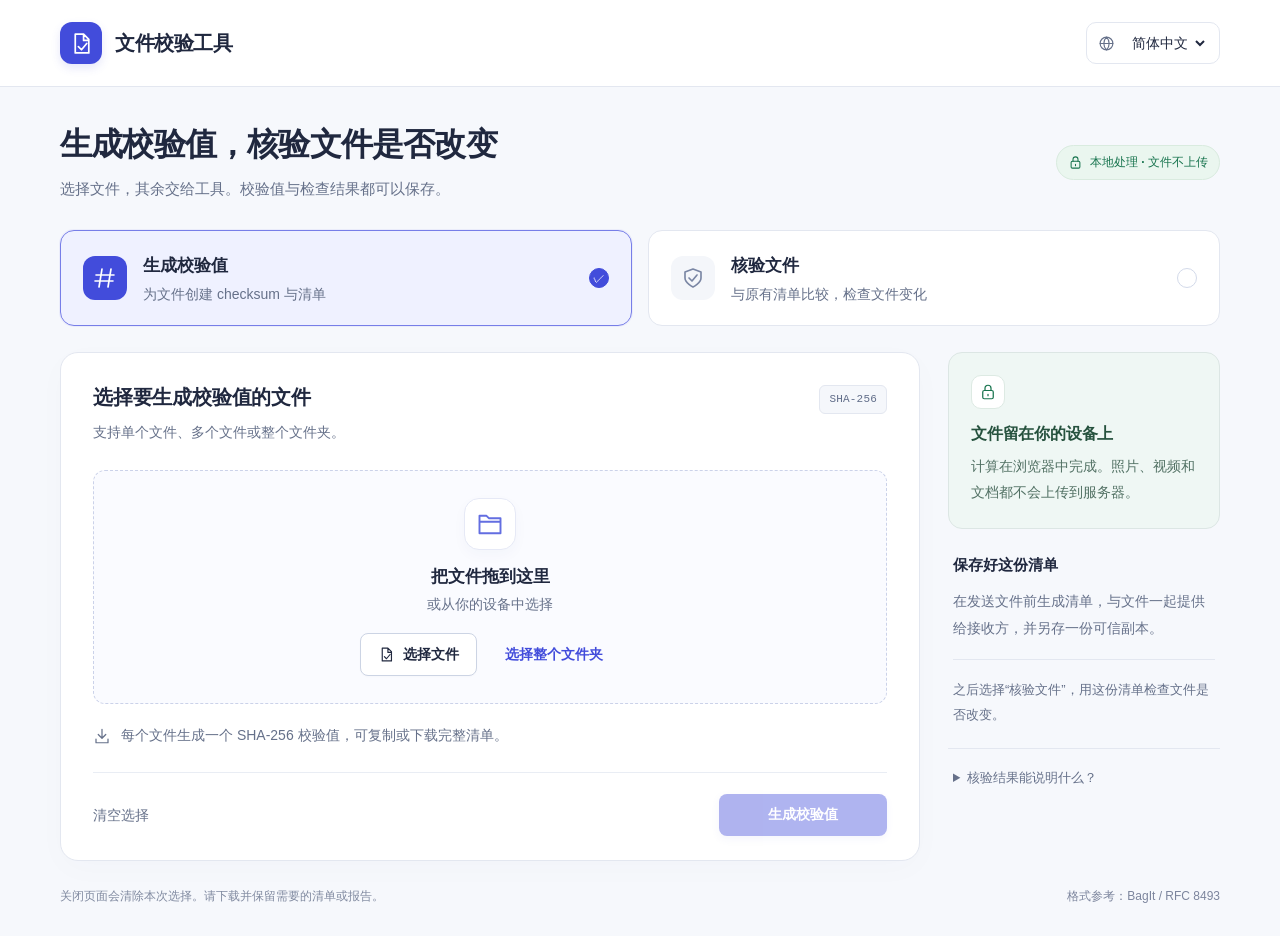
<file: index.html>
<!doctype html>
<html lang="zh-CN">
<head>
<meta charset="UTF-8"><meta name="viewport" content="width=device-width, initial-scale=1">
<title>文件校验工具 · File Checksum Tool</title>
<meta name="description" content="Generate file checksums, download checksum lists, and verify received files. English, Simplified Chinese and Traditional Chinese. Files stay on your device.">
<link rel="icon" type="image/svg+xml" href="data:image/svg+xml,%3Csvg xmlns='http://www.w3.org/2000/svg' viewBox='0 0 32 32'%3E%3Crect width='32' height='32' rx='9' fill='%233e49d8'/%3E%3Cpath d='M10 7h8l5 5v13H10zM18 7v6h5M13 19l3 3 5-6' fill='none' stroke='white' stroke-width='1.7' stroke-linejoin='round'/%3E%3C/svg%3E">
<style>
:root{--ink:#20283f;--muted:#66718a;--accent:#424cdb;--accent-hover:#303ab8;--line:#e3e7f0;--blue-light:#f0f2ff;--green:#16734d;--red:#b23446;--amber:#935b12;--radius:18px}*{box-sizing:border-box}body{margin:0;color:var(--ink);background:#f6f8fc;font:16px/1.65 -apple-system,BlinkMacSystemFont,"Segoe UI","Noto Sans SC","Noto Sans TC",Arial,sans-serif;-webkit-font-smoothing:antialiased}button,input,select{font:inherit}button{cursor:pointer}button:disabled{cursor:not-allowed;opacity:.42}button:focus-visible,a:focus-visible,input:focus-visible,select:focus-visible,summary:focus-visible,code:focus-visible{outline:3px solid #8292f7;outline-offset:4px}button{border:0}button,a,select{touch-action:manipulation}a{color:var(--accent)}[hidden]{display:none!important}.svg-definitions{display:none}.icon{width:20px;height:20px;flex:none;fill:none;stroke:currentColor;stroke-width:1.65;stroke-linecap:round;stroke-linejoin:round;vertical-align:middle}.topbar{background:#fff;border-bottom:1px solid var(--line)}.top-inner{max-width:1240px;margin:auto;min-height:86px;display:flex;align-items:center;justify-content:space-between;gap:24px;padding:18px 40px}.brand{display:flex;align-items:center;gap:13px;font-size:20px;font-weight:720;letter-spacing:-.5px}.mark{display:grid;place-items:center;width:42px;height:42px;border-radius:12px;background:var(--accent);color:#fff;box-shadow:0 4px 10px #424cdb22}.mark .icon{width:25px;height:25px}.language-control{display:flex;gap:9px;align-items:center;color:var(--muted);border:1px solid var(--line);border-radius:10px;padding:8px 11px;background:#fff}.language-control .icon{width:17px;height:17px}select{border:0;background:transparent;color:var(--ink);padding:0 4px;min-height:24px;font-size:14px;cursor:pointer;max-width:140px}main{max-width:1240px;padding:36px 40px 28px;margin:auto}.intro{display:flex;justify-content:space-between;align-items:center;gap:28px;margin-bottom:28px}h1{font-size:32px;line-height:1.35;letter-spacing:-.8px;font-weight:700;margin:0 0 9px}h2{font-size:20px;line-height:1.45;margin:0 0 8px;font-weight:680;letter-spacing:-.2px}h3{font-size:16px;line-height:1.6;margin:0 0 7px;font-weight:650}p{margin:0}.sub{font-size:15px;line-height:1.8;color:var(--muted)}.local{display:flex;align-items:center;gap:7px;flex-shrink:0;color:var(--green);background:#eaf6ef;border:1px solid #d9ebdf;padding:7px 11px;border-radius:100px;font-size:12px;font-weight:550}.local .icon{width:15px;height:15px}.tabs{display:grid;grid-template-columns:1fr 1fr;gap:16px;margin-bottom:26px;max-width:100%}.tab{background:#fff;border:1px solid var(--line);border-radius:14px;display:flex;align-items:center;gap:16px;text-align:left;padding:18px 22px;color:var(--muted);min-height:96px;transition:border-color .18s,box-shadow .18s,background .18s}.tab:hover:not(:disabled){border-color:#acb3ec;box-shadow:0 3px 12px #25346206}.tab[aria-selected=true]{background:#eff1ff;border-color:#777ee8;box-shadow:0 0 0 1px #777ee819;color:var(--accent)}.tab-icon{width:44px;height:44px;display:grid;place-items:center;border-radius:12px;background:#f4f6fa;color:#7a86a4;flex-shrink:0}.tab[aria-selected=true] .tab-icon{background:var(--accent);color:#fff}.tab-icon .icon{width:24px;height:24px}.tab-copy{display:flex;flex-direction:column;gap:4px;min-width:0}.tab-copy strong{color:var(--ink);font-size:17px;font-weight:650}.tab-copy>span{font-size:14px;line-height:1.5;color:var(--muted)}.tab-check{width:20px;height:20px;border-radius:50%;border:1px solid #d3daea;color:transparent;font-size:12px;display:grid;place-items:center;flex-shrink:0;line-height:1;margin-left:auto}.tab[aria-selected=true] .tab-check{background:var(--accent);border-color:var(--accent);color:#fff}.layout{display:grid;grid-template-columns:minmax(0,1fr) 272px;gap:28px;align-items:start}.workspace{background:#fff;border:1px solid var(--line);border-radius:var(--radius);box-shadow:0 8px 32px #26376b05;overflow:hidden;min-width:0}.panel{padding:30px 32px 24px}.panel-heading{display:flex;align-items:flex-start;justify-content:space-between;gap:18px;margin-bottom:25px}.section-desc{font-size:14px;color:var(--muted);line-height:1.8}.algorithm{display:inline-block;flex-shrink:0;color:#606c88;background:#f5f7fb;border:1px solid var(--line);font:11px/1.5 ui-monospace,SFMono-Regular,Consolas,monospace;padding:5px 9px;border-radius:6px;margin-top:2px;letter-spacing:.2px}.dropzone{background:#fafbff;border:1.5px dashed #cbd2e9;border-radius:12px;padding:27px 20px;text-align:center;transition:background .15s,border-color .15s}.dropzone.drag{background:#edf0ff;border-color:var(--accent)}.upload-icon{display:grid;place-items:center;margin:0 auto 13px;width:52px;height:52px;border-radius:15px;background:#fff;color:#636ee1;border:1px solid #e6e9f6;box-shadow:0 5px 14px #283b8508}.upload-icon .icon{width:28px;height:28px}.dropzone h3{font-size:17px;margin-bottom:2px}.dropzone p{font-size:14px;color:var(--muted);margin:0 0 17px}.btn{border-radius:8px;padding:10px 17px;font-size:14px;font-weight:600;line-height:1.55;min-height:42px;display:inline-flex;align-items:center;justify-content:center;gap:8px;transition:background .15s,box-shadow .15s}.btn .icon{width:17px;height:17px}.primary{background:var(--accent);color:#fff;min-width:168px;box-shadow:0 3px 7px #424cdb20}.primary:hover:not(:disabled){background:var(--accent-hover);box-shadow:0 4px 12px #424cdb2b}.secondary{background:#fff;border:1px solid #ccd4e4;color:var(--ink);box-shadow:0 1px 2px #20283f05}.secondary:hover:not(:disabled){background:#f3f5fb;border-color:#aebbd4}.subtle{background:transparent;color:var(--accent);border:1px solid transparent}.subtle:hover:not(:disabled){background:#eaf0ff}.quiet{background:transparent;color:var(--muted);padding:9px 0;font-size:14px;line-height:1.5}.quiet:hover:not(:disabled){color:var(--accent)}.actions{display:flex;flex-wrap:wrap;gap:10px;align-items:center}.center{justify-content:center}.selection{background:#f0f7f3;border-radius:8px;padding:10px 13px;font-size:14px;color:var(--green);margin-top:14px;overflow-wrap:anywhere}.selection:empty{display:none}.output-summary{display:flex;gap:10px;align-items:flex-start;margin-top:20px;color:var(--muted)}.output-summary p{font-size:14px;line-height:1.7}.output-summary .icon{width:18px;height:18px;margin-top:3px}.runbar{display:flex;align-items:center;justify-content:space-between;gap:16px;border-top:1px solid #e9edf4;padding-top:21px;margin-top:24px}.side{display:grid;gap:20px}.guide{padding:22px;border:1px solid #dce6e4;background:#eff7f4;border-radius:14px}.aside-icon{display:grid;place-items:center;width:34px;height:34px;background:#fff;color:var(--green);border:1px solid #ddeae3;border-radius:10px;margin-bottom:13px}.aside-icon .icon{width:18px;height:18px}.guide h2{font-size:16px;margin-bottom:9px;color:#26523e}.guide p{font-size:14px;line-height:1.85;color:#527164}.aside-card{padding:4px 5px 0}.aside-card h3{font-size:15px;margin-bottom:11px}.aside-card p{font-size:14px;line-height:1.9;color:var(--muted)}.aside-divider{height:1px;background:var(--line);margin:18px 0}.aside-card p.small-note{font-size:13px}.legend-item{display:flex;align-items:flex-start;gap:10px;margin-top:17px;font-size:14px;line-height:1.4}.legend-symbol{display:grid;place-items:center;font-size:14px;line-height:1;width:24px;height:24px;flex-shrink:0;border-radius:7px;font-weight:700;background:#edf1f7}.legend-item small{display:block;color:var(--muted);font-size:13px;line-height:1.6;margin-top:4px}.match{color:var(--green)}.changed,.error{color:var(--red)}.missing{color:var(--amber)}.unlisted{color:var(--muted)}.legend-symbol.match{background:#e4f4e9}.legend-symbol.changed{background:#fbe9eb}.legend-symbol.missing{background:#fff0d8}.limit-card{border-top:1px solid var(--line);padding:17px 5px 0;font-size:13px;color:var(--muted)}.limit-card summary{cursor:pointer;line-height:1.8;font-weight:550}.limit-card p{font-size:13px;line-height:1.9;margin-top:10px}.step{display:grid;grid-template-columns:30px minmax(0,1fr);gap:13px;margin:25px 0}.number{font:12px/24px ui-monospace,SFMono-Regular,Consolas,monospace;width:27px;height:25px;background:var(--blue-light);color:var(--accent);border-radius:6px;text-align:center;margin-top:1px}.hint{font-size:14px;line-height:1.8;color:var(--muted);margin:0 0 13px}.step-content{min-width:0}.compact{padding:20px 15px;margin-top:12px}.compact .upload-icon{width:40px;height:40px;border-radius:11px;margin-bottom:12px}.compact .upload-icon .icon{width:23px;height:23px}.compact p{margin:11px 0 0;font-size:13px}.path-note{display:flex;align-items:flex-start;gap:9px;background:#f4f6fd;border:1px solid #e7eaf6;padding:12px;border-radius:8px;color:#576586;margin-top:14px}.path-note p{font-size:13px;line-height:1.85}.path-note .icon{width:16px;height:16px;margin-top:4px}.support{font-size:13px;color:var(--muted);margin-top:20px}.support summary{cursor:pointer}.support p{margin-top:10px;line-height:1.8}#feedback-wrap{padding:0 32px 28px}.notice{background:#fff1f2;border:1px solid #edccd0;color:#982c3b;padding:14px 16px;border-radius:9px;margin-top:18px;font-size:14px;overflow-wrap:anywhere}.progress{padding:5px 0}.progress-line{display:flex;align-items:flex-start;justify-content:space-between;gap:15px;font-size:14px}.progress-label{overflow-wrap:anywhere;min-width:0}.progress progress{width:100%;height:7px;accent-color:var(--accent)}.result{border-top:1px solid var(--line);padding-top:24px}.status-banner{padding:17px 18px;border:1px solid #c1dfcb;background:#f0f9f3;border-radius:10px;margin-bottom:17px}.status-banner strong{display:block;font-size:16px;font-weight:650;margin-bottom:5px;color:#206040}.status-banner p{font-size:14px;color:#4e6c5a;line-height:1.8}.status-banner.issue{background:#fff8ed;border-color:#efdbb9}.status-banner.issue strong{color:#875818}.status-banner.issue p{color:#846a45}.stats{display:flex;flex-wrap:wrap;gap:8px;font-size:13px;margin:18px 0}.stats>span{background:#f6f8fc;border:1px solid var(--line);border-radius:9px;padding:9px 11px;flex:1;min-width:85px}.stats b{display:block;font-size:23px;font-weight:600;font-variant-numeric:tabular-nums;line-height:1.4;margin-bottom:3px}.results-list{border:1px solid var(--line);border-radius:10px;overflow:hidden}.file-result{border-bottom:1px solid var(--line);background:#fff}.file-result:last-child{border:0}.file-result summary{list-style:none;display:flex;align-items:flex-start;justify-content:space-between;gap:15px;padding:16px;cursor:pointer}.file-result summary::-webkit-details-marker{display:none}.file-path{font-size:14px;font-weight:600;overflow-wrap:anywhere;min-width:0}.file-path small{font-size:12px;line-height:1.8;font-weight:400;color:var(--muted);display:block;margin-top:4px}.badge{font-size:12px;font-weight:600;white-space:nowrap;border-radius:5px;padding:4px 8px;background:#f0f3f8}.badge.match{background:#e8f5ed}.badge.changed,.badge.error{background:#fbecee}.badge.missing{background:#fff2db}.evidence{padding:0 16px 16px}.evidence p{font-size:14px;line-height:1.8;color:var(--muted)}.evidence label{font-size:12px;color:var(--muted);display:block;margin-top:10px}code{font:12px/1.8 ui-monospace,SFMono-Regular,Consolas,monospace;word-break:break-all;display:block;background:#f4f6fb;border:1px solid #e9edf6;padding:10px 12px;border-radius:6px;color:#526083}.report-tools{display:flex;flex-wrap:wrap;gap:14px;margin-top:18px}.meta-note{font-size:13px;line-height:1.8;color:var(--muted);margin:12px 0}.note{font-size:13px;line-height:1.9;color:var(--muted);background:#f6f8fc;padding:13px 15px;border-radius:8px;margin-top:19px}.generated-file{padding:16px}.generated-heading{display:flex;justify-content:space-between;align-items:flex-start;gap:16px;margin-bottom:12px}.generated-heading .btn{flex-shrink:0;min-height:34px;font-size:12px;padding:6px 10px}.generated-file code{user-select:all;font-size:13px}.foot{display:flex;justify-content:space-between;gap:24px;color:#808aa0;font-size:12px;line-height:1.8;margin-top:25px}.foot a{color:#7c859d;text-decoration:none;flex-shrink:0}.foot a:hover{color:var(--accent)}.file-input{display:none}.sr-only{position:absolute;width:1px;height:1px;padding:0;margin:-1px;overflow:hidden;clip:rect(0,0,0,0);white-space:nowrap;border:0}
@media(min-width:1450px){main{padding-top:44px}.intro{margin-bottom:32px}.tabs{margin-bottom:30px}.panel{padding:34px 36px 28px}.dropzone{padding-top:33px;padding-bottom:33px}}
@media(max-width:1050px){.top-inner{padding-inline:28px}main{padding-inline:28px}.layout{grid-template-columns:minmax(0,1fr) 235px;gap:22px}.panel{padding:26px}.intro{display:block}.local{display:inline-flex;margin-top:16px}.tabs{margin-bottom:22px}.tab{padding:17px 18px;gap:13px}.tab-copy>span{font-size:13px}.tab-copy strong{font-size:16px}#feedback-wrap{padding-inline:26px}.panel-heading{flex-wrap:wrap;gap:10px}.guide{padding:19px}.side{gap:18px}}
@media(max-width:780px){.layout{grid-template-columns:1fr}.side{grid-template-columns:1fr 1fr;gap:22px;margin-top:3px}.limit-card{grid-column:1/-1}.guide{padding:22px}.aside-card{padding-top:5px}.tabs{gap:12px}.tab{padding:16px;gap:12px;min-height:90px}.tab-icon{width:38px;height:38px;border-radius:10px}.tab-check{display:none}h1{font-size:28px}.intro{margin-bottom:22px}.top-inner{min-height:78px}.foot{flex-direction:column;gap:7px}.foot a{align-self:flex-start}}
@media(max-width:530px){.top-inner{padding:15px 18px;gap:12px}.brand{font-size:16px;gap:10px;letter-spacing:0}.mark{width:35px;height:35px;border-radius:10px}.mark .icon{width:22px;height:22px}.language-control{padding:6px 7px;gap:3px}.language-control>.icon{display:none}select{font-size:13px;max-width:108px}main{padding:26px 16px 23px}h1{font-size:25px;letter-spacing:-.3px;line-height:1.45}.sub{font-size:14px}.local{font-size:12px;margin-top:12px}.tabs{gap:10px;margin-bottom:18px}.tab{padding:15px 12px;flex-wrap:wrap;gap:10px;align-items:flex-start;min-height:134px}.tab-icon{width:32px;height:32px;border-radius:9px}.tab-icon .icon{width:20px;height:20px}.tab-copy{width:100%;gap:3px}.tab-copy strong{font-size:15px}.tab-copy>span{font-size:12px;line-height:1.7}.panel{padding:23px 20px 20px}.panel-heading{margin-bottom:20px}h2{font-size:18px}.section-desc{font-size:14px}.dropzone{padding:25px 14px}.actions{gap:5px}.btn{padding-inline:12px;font-size:13px}.runbar .primary{min-width:150px}.output-summary p{font-size:13px}.step{gap:10px;grid-template-columns:26px minmax(0,1fr);margin:22px 0}.compact{padding:17px 12px}.compact .actions{flex-direction:column}.side{grid-template-columns:1fr;gap:20px}.aside-card{padding-inline:7px}.guide{padding:20px;display:grid;grid-template-columns:32px 1fr;column-gap:12px}.aside-icon{grid-row:1/3;margin:0}.guide p{grid-column:2}.guide h2{margin-top:4px}.limit-card{grid-column:auto}.generated-heading{flex-direction:column;gap:10px}#feedback-wrap{padding:0 20px 22px}.file-result summary{padding:13px;gap:10px}.badge{font-size:11px}.file-path{font-size:13px}.stats>span{min-width:76px}.foot{font-size:12px}.report-tools .btn{width:100%}}
@media(prefers-reduced-motion:reduce){*{transition:none!important}}

</style>
<!--
MIT License

Copyright (c) 2026 File Checksum Tool contributors

Permission is hereby granted, free of charge, to any person obtaining a copy
of this software and associated documentation files (the "Software"), to deal
in the Software without restriction, including without limitation the rights
to use, copy, modify, merge, publish, distribute, sublicense, and/or sell
copies of the Software, and to permit persons to whom the Software is
furnished to do so, subject to the following conditions:

The above copyright notice and this permission notice shall be included in all
copies or substantial portions of the Software.

THE SOFTWARE IS PROVIDED "AS IS", WITHOUT WARRANTY OF ANY KIND, EXPRESS OR
IMPLIED, INCLUDING BUT NOT LIMITED TO THE WARRANTIES OF MERCHANTABILITY,
FITNESS FOR A PARTICULAR PURPOSE AND NONINFRINGEMENT. IN NO EVENT SHALL THE
AUTHORS OR COPYRIGHT HOLDERS BE LIABLE FOR ANY CLAIM, DAMAGES OR OTHER
LIABILITY, WHETHER IN AN ACTION OF CONTRACT, TORT OR OTHERWISE, ARISING FROM,
OUT OF OR IN CONNECTION WITH THE SOFTWARE OR THE USE OR OTHER DEALINGS IN THE
SOFTWARE.


hash.js
MIT

inherits
The ISC License

Copyright (c) Isaac Z. Schlueter

Permission to use, copy, modify, and/or distribute this software for any
purpose with or without fee is hereby granted, provided that the above
copyright notice and this permission notice appear in all copies.

THE SOFTWARE IS PROVIDED "AS IS" AND THE AUTHOR DISCLAIMS ALL WARRANTIES WITH
REGARD TO THIS SOFTWARE INCLUDING ALL IMPLIED WARRANTIES OF MERCHANTABILITY AND
FITNESS. IN NO EVENT SHALL THE AUTHOR BE LIABLE FOR ANY SPECIAL, DIRECT,
INDIRECT, OR CONSEQUENTIAL DAMAGES OR ANY DAMAGES WHATSOEVER RESULTING FROM
LOSS OF USE, DATA OR PROFITS, WHETHER IN AN ACTION OF CONTRACT, NEGLIGENCE OR
OTHER TORTIOUS ACTION, ARISING OUT OF OR IN CONNECTION WITH THE USE OR
PERFORMANCE OF THIS SOFTWARE.



minimalistic-assert
Copyright 2015 Calvin Metcalf

Permission to use, copy, modify, and/or distribute this software for any purpose
with or without fee is hereby granted, provided that the above copyright notice
and this permission notice appear in all copies.

THE SOFTWARE IS PROVIDED "AS IS" AND THE AUTHOR DISCLAIMS ALL WARRANTIES WITH
REGARD TO THIS SOFTWARE INCLUDING ALL IMPLIED WARRANTIES OF MERCHANTABILITY AND
FITNESS. IN NO EVENT SHALL THE AUTHOR BE LIABLE FOR ANY SPECIAL, DIRECT,
INDIRECT, OR CONSEQUENTIAL DAMAGES OR ANY DAMAGES WHATSOEVER RESULTING FROM
LOSS OF USE, DATA OR PROFITS, WHETHER IN AN ACTION OF CONTRACT, NEGLIGENCE
OR OTHER TORTIOUS ACTION, ARISING OUT OF OR IN CONNECTION WITH THE USE OR
PERFORMANCE OF THIS SOFTWARE.
-->
</head>
<body>
<svg xmlns="http://www.w3.org/2000/svg" class="svg-definitions" aria-hidden="true"><symbol id="i-file" viewBox="0 0 24 24"><path d="M6 3h8l5 5v13H6zM14 3v6h5M9 15l3 3 5-6"/></symbol><symbol id="i-folder" viewBox="0 0 24 24"><path d="M3 7V5h6l2 2h10v13H3zM3 10h18"/></symbol><symbol id="i-lock" viewBox="0 0 24 24"><rect x="5" y="10" width="14" height="11" rx="2"/><path d="M8 10V7a4 4 0 018 0v3m-4 5v2"/></symbol><symbol id="i-generate" viewBox="0 0 24 24"><path d="M9 3L6 21M18 3l-3 18M3 9h18M2 15h18"/></symbol><symbol id="i-verify" viewBox="0 0 24 24"><path d="M12 3l8 3v6c0 5-8 9-8 9s-8-4-8-9V6zM8 12l3 3 5-6"/></symbol><symbol id="i-globe" viewBox="0 0 24 24"><circle cx="12" cy="12" r="9"/><path d="M3 12h18M12 3c5 5 5 13 0 18M12 3c-5 5-5 13 0 18"/></symbol><symbol id="i-info" viewBox="0 0 24 24"><circle cx="12" cy="12" r="9"/><path d="M12 11v6M12 7v1"/></symbol><symbol id="i-download" viewBox="0 0 24 24"><path d="M12 3v12M7 10l5 5 5-5M4 16v5h16v-5"/></symbol></svg>
<header class="topbar"><div class="top-inner"><div class="brand"><span class="mark"><svg class="icon"><use href="#i-file"/></svg></span><span data-i18n="brandTitle">文件校验工具</span></div><div class="language-control"><svg class="icon" aria-hidden="true"><use href="#i-globe"/></svg><label class="sr-only" for="lang" data-i18n="languageLabel">界面语言</label><select id="lang"><option value="en" lang="en">English</option><option value="zh" lang="zh-CN" selected>简体中文</option><option value="zh-Hant" lang="zh-Hant">繁體中文</option></select></div></div></header>
<main>
<div class="intro"><div><h1 data-i18n="title">生成校验值，核验文件是否改变</h1><p class="sub" data-i18n="subtitle">选择文件，其余交给工具。校验值与检查结果都可以保存。</p></div><div class="local"><svg class="icon" aria-hidden="true"><use href="#i-lock"/></svg><span data-i18n="local">本地处理 · 文件不上传</span></div></div>
<nav class="tabs" role="tablist" data-i18n-aria="workflowLabel" aria-label="操作选择">
<button class="tab" id="tab-create" role="tab" aria-selected="true" aria-controls="panel-create" data-mode="create"><span class="tab-icon"><svg class="icon" aria-hidden="true"><use href="#i-generate"/></svg></span><span class="tab-copy"><strong data-i18n="tabCreate">生成校验值</strong><span data-i18n="tabCreateHint">为文件创建 checksum 与清单</span></span><span class="tab-check" aria-hidden="true">✓</span></button>
<button class="tab" id="tab-verify" role="tab" aria-selected="false" tabindex="-1" aria-controls="panel-verify" data-mode="verify"><span class="tab-icon"><svg class="icon" aria-hidden="true"><use href="#i-verify"/></svg></span><span class="tab-copy"><strong data-i18n="tabVerify">核验文件</strong><span data-i18n="tabVerifyHint">与原有清单比较，检查文件变化</span></span><span class="tab-check" aria-hidden="true">✓</span></button>
</nav>
<div class="layout"><section class="workspace" data-i18n-aria="workspaceLabel" aria-label="文件校验工作区">
<div class="panel" role="tabpanel" id="panel-create" aria-labelledby="tab-create">
<div class="panel-heading"><div><h2 data-i18n="createTitle">选择要生成校验值的文件</h2><p class="section-desc" data-i18n="createDesc">支持单个文件、多个文件或整个文件夹。</p></div><span class="algorithm">SHA-256</span></div>
<div class="dropzone" id="create-drop"><span class="upload-icon"><svg class="icon" aria-hidden="true"><use href="#i-folder"/></svg></span><h3 data-i18n="dropTitle">把文件拖到这里</h3><p data-i18n="dropHint">或从你的设备中选择</p><div class="actions center"><button class="btn secondary" id="create-files"><svg class="icon" aria-hidden="true"><use href="#i-file"/></svg><span data-i18n="chooseFiles">选择文件</span></button><button class="btn subtle" id="create-folder" data-i18n="chooseFolder">选择整个文件夹</button></div></div>
<input id="create-folder-input" type="file" class="file-input" webkitdirectory multiple><input id="create-files-input" type="file" class="file-input" multiple><div class="selection" id="create-selection" aria-live="polite"></div>
<div class="output-summary"><svg class="icon" aria-hidden="true"><use href="#i-download"/></svg><p data-i18n="createHint">每个文件生成一个 SHA-256 校验值，可复制或下载完整清单。</p></div>
<div class="runbar"><button class="quiet" id="create-reset" data-i18n="reset">清空选择</button><button class="btn primary" id="create-button" disabled data-i18n="createButton">生成校验值</button></div>
</div>
<div class="panel" role="tabpanel" id="panel-verify" aria-labelledby="tab-verify" hidden>
<div class="panel-heading"><div><h2 data-i18n="verifyTitle">核验收到的文件</h2><p class="section-desc" data-i18n="verifyDesc">将现在的文件与发送前保存的校验清单比较。</p></div><span class="algorithm">SHA-256 / 512</span></div>
<div class="step"><span class="number">01</span><div class="step-content"><h3 data-i18n="manifestTitle">提供原有校验清单</h3><p class="hint" data-i18n="manifestHint">可选择多份 TXT 清单。若下一步选择完整保存包，将自动读取其中的清单。</p><button class="btn secondary" id="choose-manifests" data-i18n="chooseManifests">选择校验清单</button><input id="manifest-input" type="file" class="file-input" multiple accept=".txt,.sha256,.sha512"><div id="manifest-selection" class="selection" aria-live="polite"></div></div></div>
<div class="step"><span class="number">02</span><div class="step-content"><h3 data-i18n="filesTitle">选择待核验的文件</h3><div class="dropzone compact" id="verify-drop"><span class="upload-icon"><svg class="icon" aria-hidden="true"><use href="#i-folder"/></svg></span><div class="actions center"><button class="btn secondary" id="choose-folder" data-i18n="chooseFolder">选择整个文件夹</button><button class="btn subtle" id="choose-files" data-i18n="chooseFiles">选择文件</button></div><p data-i18n="verifyDropHint">也可以将单个文件拖到这里</p></div><input id="folder-input" class="file-input" type="file" webkitdirectory multiple><input id="files-input" class="file-input" type="file" multiple><div class="path-note"><svg class="icon" aria-hidden="true"><use href="#i-info"/></svg><p data-i18n="rootHint">核验完整保存包时，请选择包含 data 和 manifest 的最外层文件夹。逐个选择文件会丢失目录路径。ZIP 请先解压。</p></div><div id="files-selection" class="selection" aria-live="polite"></div></div></div>
<div class="runbar"><button class="quiet" id="verify-reset" data-i18n="reset">清空选择</button><button class="btn primary" id="verify-button" disabled data-i18n="verifyButton">开始核验</button></div>
<details class="support"><summary data-i18n="supportTitle">支持的格式与核验范围</summary><p data-i18n="supportDesc">支持 UTF-8 TXT、SHA-256 和 SHA-512，包括 BagIt 的 payload manifest 和 tag manifest。按完整相对路径匹配，区分大小写。本工具检查清单中记录的字节一致性，不判断整个 BagIt 包是否合规。</p></details>
</div>
<div id="feedback-wrap" hidden><div class="notice" id="error" role="alert" hidden></div><div class="progress" id="progress" hidden><div class="progress-line"><span class="progress-label" id="progress-label" role="status"></span><button class="quiet" id="cancel" data-i18n="cancel">取消</button></div><progress id="progress-bar" max="100" value="0"></progress></div><section class="result" id="result" aria-live="polite" hidden></section></div>
</section>
<aside class="side">
<div class="guide"><span class="aside-icon"><svg class="icon" aria-hidden="true"><use href="#i-lock"/></svg></span><h2 data-i18n="privacyTitle">文件留在你的设备上</h2><p data-i18n="privacyText">计算在浏览器中完成。照片、视频和文档都不会上传到服务器。</p></div>
<div class="aside-card" id="create-advice"><h3 data-i18n="createAdviceTitle">保存好这份清单</h3><p data-i18n="createNote">在发送文件前生成清单，与文件一起提供给接收方，并另存一份可信副本。</p><div class="aside-divider"></div><p class="small-note" data-i18n="createAdviceText">之后选择“核验文件”，用这份清单检查文件是否改变。</p></div>
<div class="aside-card" id="verify-advice" hidden><h3 data-i18n="legendTitle">校验结果怎么读</h3><div class="legend-item"><span class="legend-symbol match">✓</span><div><span data-i18n="match">内容一致</span><small data-i18n="matchDesc">与清单记录的校验值相同。</small></div></div><div class="legend-item"><span class="legend-symbol changed">≠</span><div><span data-i18n="changed">内容不同</span><small data-i18n="changedDesc">校验值不同，需与发送方核查。</small></div></div><div class="legend-item"><span class="legend-symbol missing">!</span><div><span data-i18n="missing">未找到文件</span><small data-i18n="missingDesc">可能未选中、被改名或缺失。</small></div></div><div class="legend-item"><span class="legend-symbol unlisted">?</span><div><span data-i18n="unlisted">清单未记录</span><small data-i18n="unlistedDesc">没有可用的原始值进行比较。</small></div></div></div>
<details class="limit-card"><summary data-i18n="limitTitle">核验结果能说明什么？</summary><p data-i18n="limitText">通过检查，是字节未变的有力证据；不能证明来源、描述或版权正确，也不能代替接收决定。结论以原有清单可信为前提。</p></details>
</aside></div>
<footer class="foot"><span data-i18n="footer">关闭页面会清除本次选择。请下载并保留需要的清单或报告。</span><a href="https://www.rfc-editor.org/rfc/rfc8493.html" target="_blank" rel="noopener" data-i18n="referenceLabel">格式参考：BagIt / RFC 8493</a></footer>
</main>
<script id="hash-code">
var Hash=(function(){var m=[function(module,exports,require){
var hash = exports;

hash.utils = require(1);
hash.common = require(4);
hash.sha = require(5);
hash.ripemd = require(12);
hash.hmac = require(13);

// Proxy hash functions to the main object
hash.sha1 = hash.sha.sha1;
hash.sha256 = hash.sha.sha256;
hash.sha224 = hash.sha.sha224;
hash.sha384 = hash.sha.sha384;
hash.sha512 = hash.sha.sha512;
hash.ripemd160 = hash.ripemd.ripemd160;

},function(module,exports,require){
'use strict';

var assert = require(2);
var inherits = require(3);

exports.inherits = inherits;

function isSurrogatePair(msg, i) {
  if ((msg.charCodeAt(i) & 0xFC00) !== 0xD800) {
    return false;
  }
  if (i < 0 || i + 1 >= msg.length) {
    return false;
  }
  return (msg.charCodeAt(i + 1) & 0xFC00) === 0xDC00;
}

function toArray(msg, enc) {
  if (Array.isArray(msg))
    return msg.slice();
  if (!msg)
    return [];
  var res = [];
  if (typeof msg === 'string') {
    if (!enc) {
      // Inspired by stringToUtf8ByteArray() in closure-library by Google
      // https://github.com/google/closure-library/blob/8598d87242af59aac233270742c8984e2b2bdbe0/closure/goog/crypt/crypt.js#L117-L143
      // Apache License 2.0
      // https://github.com/google/closure-library/blob/master/LICENSE
      var p = 0;
      for (var i = 0; i < msg.length; i++) {
        var c = msg.charCodeAt(i);
        if (c < 128) {
          res[p++] = c;
        } else if (c < 2048) {
          res[p++] = (c >> 6) | 192;
          res[p++] = (c & 63) | 128;
        } else if (isSurrogatePair(msg, i)) {
          c = 0x10000 + ((c & 0x03FF) << 10) + (msg.charCodeAt(++i) & 0x03FF);
          res[p++] = (c >> 18) | 240;
          res[p++] = ((c >> 12) & 63) | 128;
          res[p++] = ((c >> 6) & 63) | 128;
          res[p++] = (c & 63) | 128;
        } else {
          res[p++] = (c >> 12) | 224;
          res[p++] = ((c >> 6) & 63) | 128;
          res[p++] = (c & 63) | 128;
        }
      }
    } else if (enc === 'hex') {
      msg = msg.replace(/[^a-z0-9]+/ig, '');
      if (msg.length % 2 !== 0)
        msg = '0' + msg;
      for (i = 0; i < msg.length; i += 2)
        res.push(parseInt(msg[i] + msg[i + 1], 16));
    }
  } else {
    for (i = 0; i < msg.length; i++)
      res[i] = msg[i] | 0;
  }
  return res;
}
exports.toArray = toArray;

function toHex(msg) {
  var res = '';
  for (var i = 0; i < msg.length; i++)
    res += zero2(msg[i].toString(16));
  return res;
}
exports.toHex = toHex;

function htonl(w) {
  var res = (w >>> 24) |
            ((w >>> 8) & 0xff00) |
            ((w << 8) & 0xff0000) |
            ((w & 0xff) << 24);
  return res >>> 0;
}
exports.htonl = htonl;

function toHex32(msg, endian) {
  var res = '';
  for (var i = 0; i < msg.length; i++) {
    var w = msg[i];
    if (endian === 'little')
      w = htonl(w);
    res += zero8(w.toString(16));
  }
  return res;
}
exports.toHex32 = toHex32;

function zero2(word) {
  if (word.length === 1)
    return '0' + word;
  else
    return word;
}
exports.zero2 = zero2;

function zero8(word) {
  if (word.length === 7)
    return '0' + word;
  else if (word.length === 6)
    return '00' + word;
  else if (word.length === 5)
    return '000' + word;
  else if (word.length === 4)
    return '0000' + word;
  else if (word.length === 3)
    return '00000' + word;
  else if (word.length === 2)
    return '000000' + word;
  else if (word.length === 1)
    return '0000000' + word;
  else
    return word;
}
exports.zero8 = zero8;

function join32(msg, start, end, endian) {
  var len = end - start;
  assert(len % 4 === 0);
  var res = new Array(len / 4);
  for (var i = 0, k = start; i < res.length; i++, k += 4) {
    var w;
    if (endian === 'big')
      w = (msg[k] << 24) | (msg[k + 1] << 16) | (msg[k + 2] << 8) | msg[k + 3];
    else
      w = (msg[k + 3] << 24) | (msg[k + 2] << 16) | (msg[k + 1] << 8) | msg[k];
    res[i] = w >>> 0;
  }
  return res;
}
exports.join32 = join32;

function split32(msg, endian) {
  var res = new Array(msg.length * 4);
  for (var i = 0, k = 0; i < msg.length; i++, k += 4) {
    var m = msg[i];
    if (endian === 'big') {
      res[k] = m >>> 24;
      res[k + 1] = (m >>> 16) & 0xff;
      res[k + 2] = (m >>> 8) & 0xff;
      res[k + 3] = m & 0xff;
    } else {
      res[k + 3] = m >>> 24;
      res[k + 2] = (m >>> 16) & 0xff;
      res[k + 1] = (m >>> 8) & 0xff;
      res[k] = m & 0xff;
    }
  }
  return res;
}
exports.split32 = split32;

function rotr32(w, b) {
  return (w >>> b) | (w << (32 - b));
}
exports.rotr32 = rotr32;

function rotl32(w, b) {
  return (w << b) | (w >>> (32 - b));
}
exports.rotl32 = rotl32;

function sum32(a, b) {
  return (a + b) >>> 0;
}
exports.sum32 = sum32;

function sum32_3(a, b, c) {
  return (a + b + c) >>> 0;
}
exports.sum32_3 = sum32_3;

function sum32_4(a, b, c, d) {
  return (a + b + c + d) >>> 0;
}
exports.sum32_4 = sum32_4;

function sum32_5(a, b, c, d, e) {
  return (a + b + c + d + e) >>> 0;
}
exports.sum32_5 = sum32_5;

function sum64(buf, pos, ah, al) {
  var bh = buf[pos];
  var bl = buf[pos + 1];

  var lo = (al + bl) >>> 0;
  var hi = (lo < al ? 1 : 0) + ah + bh;
  buf[pos] = hi >>> 0;
  buf[pos + 1] = lo;
}
exports.sum64 = sum64;

function sum64_hi(ah, al, bh, bl) {
  var lo = (al + bl) >>> 0;
  var hi = (lo < al ? 1 : 0) + ah + bh;
  return hi >>> 0;
}
exports.sum64_hi = sum64_hi;

function sum64_lo(ah, al, bh, bl) {
  var lo = al + bl;
  return lo >>> 0;
}
exports.sum64_lo = sum64_lo;

function sum64_4_hi(ah, al, bh, bl, ch, cl, dh, dl) {
  var carry = 0;
  var lo = al;
  lo = (lo + bl) >>> 0;
  carry += lo < al ? 1 : 0;
  lo = (lo + cl) >>> 0;
  carry += lo < cl ? 1 : 0;
  lo = (lo + dl) >>> 0;
  carry += lo < dl ? 1 : 0;

  var hi = ah + bh + ch + dh + carry;
  return hi >>> 0;
}
exports.sum64_4_hi = sum64_4_hi;

function sum64_4_lo(ah, al, bh, bl, ch, cl, dh, dl) {
  var lo = al + bl + cl + dl;
  return lo >>> 0;
}
exports.sum64_4_lo = sum64_4_lo;

function sum64_5_hi(ah, al, bh, bl, ch, cl, dh, dl, eh, el) {
  var carry = 0;
  var lo = al;
  lo = (lo + bl) >>> 0;
  carry += lo < al ? 1 : 0;
  lo = (lo + cl) >>> 0;
  carry += lo < cl ? 1 : 0;
  lo = (lo + dl) >>> 0;
  carry += lo < dl ? 1 : 0;
  lo = (lo + el) >>> 0;
  carry += lo < el ? 1 : 0;

  var hi = ah + bh + ch + dh + eh + carry;
  return hi >>> 0;
}
exports.sum64_5_hi = sum64_5_hi;

function sum64_5_lo(ah, al, bh, bl, ch, cl, dh, dl, eh, el) {
  var lo = al + bl + cl + dl + el;

  return lo >>> 0;
}
exports.sum64_5_lo = sum64_5_lo;

function rotr64_hi(ah, al, num) {
  var r = (al << (32 - num)) | (ah >>> num);
  return r >>> 0;
}
exports.rotr64_hi = rotr64_hi;

function rotr64_lo(ah, al, num) {
  var r = (ah << (32 - num)) | (al >>> num);
  return r >>> 0;
}
exports.rotr64_lo = rotr64_lo;

function shr64_hi(ah, al, num) {
  return ah >>> num;
}
exports.shr64_hi = shr64_hi;

function shr64_lo(ah, al, num) {
  var r = (ah << (32 - num)) | (al >>> num);
  return r >>> 0;
}
exports.shr64_lo = shr64_lo;

},function(module,exports,require){
module.exports = assert;

function assert(val, msg) {
  if (!val)
    throw new Error(msg || 'Assertion failed');
}

assert.equal = function assertEqual(l, r, msg) {
  if (l != r)
    throw new Error(msg || ('Assertion failed: ' + l + ' != ' + r));
};

},function(module,exports,require){
if (typeof Object.create === 'function') {
  // implementation from standard node.js 'util' module
  module.exports = function inherits(ctor, superCtor) {
    if (superCtor) {
      ctor.super_ = superCtor
      ctor.prototype = Object.create(superCtor.prototype, {
        constructor: {
          value: ctor,
          enumerable: false,
          writable: true,
          configurable: true
        }
      })
    }
  };
} else {
  // old school shim for old browsers
  module.exports = function inherits(ctor, superCtor) {
    if (superCtor) {
      ctor.super_ = superCtor
      var TempCtor = function () {}
      TempCtor.prototype = superCtor.prototype
      ctor.prototype = new TempCtor()
      ctor.prototype.constructor = ctor
    }
  }
}

},function(module,exports,require){
'use strict';

var utils = require(1);
var assert = require(2);

function BlockHash() {
  this.pending = null;
  this.pendingTotal = 0;
  this.blockSize = this.constructor.blockSize;
  this.outSize = this.constructor.outSize;
  this.hmacStrength = this.constructor.hmacStrength;
  this.padLength = this.constructor.padLength / 8;
  this.endian = 'big';

  this._delta8 = this.blockSize / 8;
  this._delta32 = this.blockSize / 32;
}
exports.BlockHash = BlockHash;

BlockHash.prototype.update = function update(msg, enc) {
  // Convert message to array, pad it, and join into 32bit blocks
  msg = utils.toArray(msg, enc);
  if (!this.pending)
    this.pending = msg;
  else
    this.pending = this.pending.concat(msg);
  this.pendingTotal += msg.length;

  // Enough data, try updating
  if (this.pending.length >= this._delta8) {
    msg = this.pending;

    // Process pending data in blocks
    var r = msg.length % this._delta8;
    this.pending = msg.slice(msg.length - r, msg.length);
    if (this.pending.length === 0)
      this.pending = null;

    msg = utils.join32(msg, 0, msg.length - r, this.endian);
    for (var i = 0; i < msg.length; i += this._delta32)
      this._update(msg, i, i + this._delta32);
  }

  return this;
};

BlockHash.prototype.digest = function digest(enc) {
  this.update(this._pad());
  assert(this.pending === null);

  return this._digest(enc);
};

BlockHash.prototype._pad = function pad() {
  var len = this.pendingTotal;
  var bytes = this._delta8;
  var k = bytes - ((len + this.padLength) % bytes);
  var res = new Array(k + this.padLength);
  res[0] = 0x80;
  for (var i = 1; i < k; i++)
    res[i] = 0;

  // Append length
  len <<= 3;
  if (this.endian === 'big') {
    for (var t = 8; t < this.padLength; t++)
      res[i++] = 0;

    res[i++] = 0;
    res[i++] = 0;
    res[i++] = 0;
    res[i++] = 0;
    res[i++] = (len >>> 24) & 0xff;
    res[i++] = (len >>> 16) & 0xff;
    res[i++] = (len >>> 8) & 0xff;
    res[i++] = len & 0xff;
  } else {
    res[i++] = len & 0xff;
    res[i++] = (len >>> 8) & 0xff;
    res[i++] = (len >>> 16) & 0xff;
    res[i++] = (len >>> 24) & 0xff;
    res[i++] = 0;
    res[i++] = 0;
    res[i++] = 0;
    res[i++] = 0;

    for (t = 8; t < this.padLength; t++)
      res[i++] = 0;
  }

  return res;
};

},function(module,exports,require){
'use strict';

exports.sha1 = require(6);
exports.sha224 = require(8);
exports.sha256 = require(9);
exports.sha384 = require(10);
exports.sha512 = require(11);

},function(module,exports,require){
'use strict';

var utils = require(1);
var common = require(4);
var shaCommon = require(7);

var rotl32 = utils.rotl32;
var sum32 = utils.sum32;
var sum32_5 = utils.sum32_5;
var ft_1 = shaCommon.ft_1;
var BlockHash = common.BlockHash;

var sha1_K = [
  0x5A827999, 0x6ED9EBA1,
  0x8F1BBCDC, 0xCA62C1D6
];

function SHA1() {
  if (!(this instanceof SHA1))
    return new SHA1();

  BlockHash.call(this);
  this.h = [
    0x67452301, 0xefcdab89, 0x98badcfe,
    0x10325476, 0xc3d2e1f0 ];
  this.W = new Array(80);
}

utils.inherits(SHA1, BlockHash);
module.exports = SHA1;

SHA1.blockSize = 512;
SHA1.outSize = 160;
SHA1.hmacStrength = 80;
SHA1.padLength = 64;

SHA1.prototype._update = function _update(msg, start) {
  var W = this.W;

  for (var i = 0; i < 16; i++)
    W[i] = msg[start + i];

  for(; i < W.length; i++)
    W[i] = rotl32(W[i - 3] ^ W[i - 8] ^ W[i - 14] ^ W[i - 16], 1);

  var a = this.h[0];
  var b = this.h[1];
  var c = this.h[2];
  var d = this.h[3];
  var e = this.h[4];

  for (i = 0; i < W.length; i++) {
    var s = ~~(i / 20);
    var t = sum32_5(rotl32(a, 5), ft_1(s, b, c, d), e, W[i], sha1_K[s]);
    e = d;
    d = c;
    c = rotl32(b, 30);
    b = a;
    a = t;
  }

  this.h[0] = sum32(this.h[0], a);
  this.h[1] = sum32(this.h[1], b);
  this.h[2] = sum32(this.h[2], c);
  this.h[3] = sum32(this.h[3], d);
  this.h[4] = sum32(this.h[4], e);
};

SHA1.prototype._digest = function digest(enc) {
  if (enc === 'hex')
    return utils.toHex32(this.h, 'big');
  else
    return utils.split32(this.h, 'big');
};

},function(module,exports,require){
'use strict';

var utils = require(1);
var rotr32 = utils.rotr32;

function ft_1(s, x, y, z) {
  if (s === 0)
    return ch32(x, y, z);
  if (s === 1 || s === 3)
    return p32(x, y, z);
  if (s === 2)
    return maj32(x, y, z);
}
exports.ft_1 = ft_1;

function ch32(x, y, z) {
  return (x & y) ^ ((~x) & z);
}
exports.ch32 = ch32;

function maj32(x, y, z) {
  return (x & y) ^ (x & z) ^ (y & z);
}
exports.maj32 = maj32;

function p32(x, y, z) {
  return x ^ y ^ z;
}
exports.p32 = p32;

function s0_256(x) {
  return rotr32(x, 2) ^ rotr32(x, 13) ^ rotr32(x, 22);
}
exports.s0_256 = s0_256;

function s1_256(x) {
  return rotr32(x, 6) ^ rotr32(x, 11) ^ rotr32(x, 25);
}
exports.s1_256 = s1_256;

function g0_256(x) {
  return rotr32(x, 7) ^ rotr32(x, 18) ^ (x >>> 3);
}
exports.g0_256 = g0_256;

function g1_256(x) {
  return rotr32(x, 17) ^ rotr32(x, 19) ^ (x >>> 10);
}
exports.g1_256 = g1_256;

},function(module,exports,require){
'use strict';

var utils = require(1);
var SHA256 = require(9);

function SHA224() {
  if (!(this instanceof SHA224))
    return new SHA224();

  SHA256.call(this);
  this.h = [
    0xc1059ed8, 0x367cd507, 0x3070dd17, 0xf70e5939,
    0xffc00b31, 0x68581511, 0x64f98fa7, 0xbefa4fa4 ];
}
utils.inherits(SHA224, SHA256);
module.exports = SHA224;

SHA224.blockSize = 512;
SHA224.outSize = 224;
SHA224.hmacStrength = 192;
SHA224.padLength = 64;

SHA224.prototype._digest = function digest(enc) {
  // Just truncate output
  if (enc === 'hex')
    return utils.toHex32(this.h.slice(0, 7), 'big');
  else
    return utils.split32(this.h.slice(0, 7), 'big');
};


},function(module,exports,require){
'use strict';

var utils = require(1);
var common = require(4);
var shaCommon = require(7);
var assert = require(2);

var sum32 = utils.sum32;
var sum32_4 = utils.sum32_4;
var sum32_5 = utils.sum32_5;
var ch32 = shaCommon.ch32;
var maj32 = shaCommon.maj32;
var s0_256 = shaCommon.s0_256;
var s1_256 = shaCommon.s1_256;
var g0_256 = shaCommon.g0_256;
var g1_256 = shaCommon.g1_256;

var BlockHash = common.BlockHash;

var sha256_K = [
  0x428a2f98, 0x71374491, 0xb5c0fbcf, 0xe9b5dba5,
  0x3956c25b, 0x59f111f1, 0x923f82a4, 0xab1c5ed5,
  0xd807aa98, 0x12835b01, 0x243185be, 0x550c7dc3,
  0x72be5d74, 0x80deb1fe, 0x9bdc06a7, 0xc19bf174,
  0xe49b69c1, 0xefbe4786, 0x0fc19dc6, 0x240ca1cc,
  0x2de92c6f, 0x4a7484aa, 0x5cb0a9dc, 0x76f988da,
  0x983e5152, 0xa831c66d, 0xb00327c8, 0xbf597fc7,
  0xc6e00bf3, 0xd5a79147, 0x06ca6351, 0x14292967,
  0x27b70a85, 0x2e1b2138, 0x4d2c6dfc, 0x53380d13,
  0x650a7354, 0x766a0abb, 0x81c2c92e, 0x92722c85,
  0xa2bfe8a1, 0xa81a664b, 0xc24b8b70, 0xc76c51a3,
  0xd192e819, 0xd6990624, 0xf40e3585, 0x106aa070,
  0x19a4c116, 0x1e376c08, 0x2748774c, 0x34b0bcb5,
  0x391c0cb3, 0x4ed8aa4a, 0x5b9cca4f, 0x682e6ff3,
  0x748f82ee, 0x78a5636f, 0x84c87814, 0x8cc70208,
  0x90befffa, 0xa4506ceb, 0xbef9a3f7, 0xc67178f2
];

function SHA256() {
  if (!(this instanceof SHA256))
    return new SHA256();

  BlockHash.call(this);
  this.h = [
    0x6a09e667, 0xbb67ae85, 0x3c6ef372, 0xa54ff53a,
    0x510e527f, 0x9b05688c, 0x1f83d9ab, 0x5be0cd19
  ];
  this.k = sha256_K;
  this.W = new Array(64);
}
utils.inherits(SHA256, BlockHash);
module.exports = SHA256;

SHA256.blockSize = 512;
SHA256.outSize = 256;
SHA256.hmacStrength = 192;
SHA256.padLength = 64;

SHA256.prototype._update = function _update(msg, start) {
  var W = this.W;

  for (var i = 0; i < 16; i++)
    W[i] = msg[start + i];
  for (; i < W.length; i++)
    W[i] = sum32_4(g1_256(W[i - 2]), W[i - 7], g0_256(W[i - 15]), W[i - 16]);

  var a = this.h[0];
  var b = this.h[1];
  var c = this.h[2];
  var d = this.h[3];
  var e = this.h[4];
  var f = this.h[5];
  var g = this.h[6];
  var h = this.h[7];

  assert(this.k.length === W.length);
  for (i = 0; i < W.length; i++) {
    var T1 = sum32_5(h, s1_256(e), ch32(e, f, g), this.k[i], W[i]);
    var T2 = sum32(s0_256(a), maj32(a, b, c));
    h = g;
    g = f;
    f = e;
    e = sum32(d, T1);
    d = c;
    c = b;
    b = a;
    a = sum32(T1, T2);
  }

  this.h[0] = sum32(this.h[0], a);
  this.h[1] = sum32(this.h[1], b);
  this.h[2] = sum32(this.h[2], c);
  this.h[3] = sum32(this.h[3], d);
  this.h[4] = sum32(this.h[4], e);
  this.h[5] = sum32(this.h[5], f);
  this.h[6] = sum32(this.h[6], g);
  this.h[7] = sum32(this.h[7], h);
};

SHA256.prototype._digest = function digest(enc) {
  if (enc === 'hex')
    return utils.toHex32(this.h, 'big');
  else
    return utils.split32(this.h, 'big');
};

},function(module,exports,require){
'use strict';

var utils = require(1);

var SHA512 = require(11);

function SHA384() {
  if (!(this instanceof SHA384))
    return new SHA384();

  SHA512.call(this);
  this.h = [
    0xcbbb9d5d, 0xc1059ed8,
    0x629a292a, 0x367cd507,
    0x9159015a, 0x3070dd17,
    0x152fecd8, 0xf70e5939,
    0x67332667, 0xffc00b31,
    0x8eb44a87, 0x68581511,
    0xdb0c2e0d, 0x64f98fa7,
    0x47b5481d, 0xbefa4fa4 ];
}
utils.inherits(SHA384, SHA512);
module.exports = SHA384;

SHA384.blockSize = 1024;
SHA384.outSize = 384;
SHA384.hmacStrength = 192;
SHA384.padLength = 128;

SHA384.prototype._digest = function digest(enc) {
  if (enc === 'hex')
    return utils.toHex32(this.h.slice(0, 12), 'big');
  else
    return utils.split32(this.h.slice(0, 12), 'big');
};

},function(module,exports,require){
'use strict';

var utils = require(1);
var common = require(4);
var assert = require(2);

var rotr64_hi = utils.rotr64_hi;
var rotr64_lo = utils.rotr64_lo;
var shr64_hi = utils.shr64_hi;
var shr64_lo = utils.shr64_lo;
var sum64 = utils.sum64;
var sum64_hi = utils.sum64_hi;
var sum64_lo = utils.sum64_lo;
var sum64_4_hi = utils.sum64_4_hi;
var sum64_4_lo = utils.sum64_4_lo;
var sum64_5_hi = utils.sum64_5_hi;
var sum64_5_lo = utils.sum64_5_lo;

var BlockHash = common.BlockHash;

var sha512_K = [
  0x428a2f98, 0xd728ae22, 0x71374491, 0x23ef65cd,
  0xb5c0fbcf, 0xec4d3b2f, 0xe9b5dba5, 0x8189dbbc,
  0x3956c25b, 0xf348b538, 0x59f111f1, 0xb605d019,
  0x923f82a4, 0xaf194f9b, 0xab1c5ed5, 0xda6d8118,
  0xd807aa98, 0xa3030242, 0x12835b01, 0x45706fbe,
  0x243185be, 0x4ee4b28c, 0x550c7dc3, 0xd5ffb4e2,
  0x72be5d74, 0xf27b896f, 0x80deb1fe, 0x3b1696b1,
  0x9bdc06a7, 0x25c71235, 0xc19bf174, 0xcf692694,
  0xe49b69c1, 0x9ef14ad2, 0xefbe4786, 0x384f25e3,
  0x0fc19dc6, 0x8b8cd5b5, 0x240ca1cc, 0x77ac9c65,
  0x2de92c6f, 0x592b0275, 0x4a7484aa, 0x6ea6e483,
  0x5cb0a9dc, 0xbd41fbd4, 0x76f988da, 0x831153b5,
  0x983e5152, 0xee66dfab, 0xa831c66d, 0x2db43210,
  0xb00327c8, 0x98fb213f, 0xbf597fc7, 0xbeef0ee4,
  0xc6e00bf3, 0x3da88fc2, 0xd5a79147, 0x930aa725,
  0x06ca6351, 0xe003826f, 0x14292967, 0x0a0e6e70,
  0x27b70a85, 0x46d22ffc, 0x2e1b2138, 0x5c26c926,
  0x4d2c6dfc, 0x5ac42aed, 0x53380d13, 0x9d95b3df,
  0x650a7354, 0x8baf63de, 0x766a0abb, 0x3c77b2a8,
  0x81c2c92e, 0x47edaee6, 0x92722c85, 0x1482353b,
  0xa2bfe8a1, 0x4cf10364, 0xa81a664b, 0xbc423001,
  0xc24b8b70, 0xd0f89791, 0xc76c51a3, 0x0654be30,
  0xd192e819, 0xd6ef5218, 0xd6990624, 0x5565a910,
  0xf40e3585, 0x5771202a, 0x106aa070, 0x32bbd1b8,
  0x19a4c116, 0xb8d2d0c8, 0x1e376c08, 0x5141ab53,
  0x2748774c, 0xdf8eeb99, 0x34b0bcb5, 0xe19b48a8,
  0x391c0cb3, 0xc5c95a63, 0x4ed8aa4a, 0xe3418acb,
  0x5b9cca4f, 0x7763e373, 0x682e6ff3, 0xd6b2b8a3,
  0x748f82ee, 0x5defb2fc, 0x78a5636f, 0x43172f60,
  0x84c87814, 0xa1f0ab72, 0x8cc70208, 0x1a6439ec,
  0x90befffa, 0x23631e28, 0xa4506ceb, 0xde82bde9,
  0xbef9a3f7, 0xb2c67915, 0xc67178f2, 0xe372532b,
  0xca273ece, 0xea26619c, 0xd186b8c7, 0x21c0c207,
  0xeada7dd6, 0xcde0eb1e, 0xf57d4f7f, 0xee6ed178,
  0x06f067aa, 0x72176fba, 0x0a637dc5, 0xa2c898a6,
  0x113f9804, 0xbef90dae, 0x1b710b35, 0x131c471b,
  0x28db77f5, 0x23047d84, 0x32caab7b, 0x40c72493,
  0x3c9ebe0a, 0x15c9bebc, 0x431d67c4, 0x9c100d4c,
  0x4cc5d4be, 0xcb3e42b6, 0x597f299c, 0xfc657e2a,
  0x5fcb6fab, 0x3ad6faec, 0x6c44198c, 0x4a475817
];

function SHA512() {
  if (!(this instanceof SHA512))
    return new SHA512();

  BlockHash.call(this);
  this.h = [
    0x6a09e667, 0xf3bcc908,
    0xbb67ae85, 0x84caa73b,
    0x3c6ef372, 0xfe94f82b,
    0xa54ff53a, 0x5f1d36f1,
    0x510e527f, 0xade682d1,
    0x9b05688c, 0x2b3e6c1f,
    0x1f83d9ab, 0xfb41bd6b,
    0x5be0cd19, 0x137e2179 ];
  this.k = sha512_K;
  this.W = new Array(160);
}
utils.inherits(SHA512, BlockHash);
module.exports = SHA512;

SHA512.blockSize = 1024;
SHA512.outSize = 512;
SHA512.hmacStrength = 192;
SHA512.padLength = 128;

SHA512.prototype._prepareBlock = function _prepareBlock(msg, start) {
  var W = this.W;

  // 32 x 32bit words
  for (var i = 0; i < 32; i++)
    W[i] = msg[start + i];
  for (; i < W.length; i += 2) {
    var c0_hi = g1_512_hi(W[i - 4], W[i - 3]);  // i - 2
    var c0_lo = g1_512_lo(W[i - 4], W[i - 3]);
    var c1_hi = W[i - 14];  // i - 7
    var c1_lo = W[i - 13];
    var c2_hi = g0_512_hi(W[i - 30], W[i - 29]);  // i - 15
    var c2_lo = g0_512_lo(W[i - 30], W[i - 29]);
    var c3_hi = W[i - 32];  // i - 16
    var c3_lo = W[i - 31];

    W[i] = sum64_4_hi(
      c0_hi, c0_lo,
      c1_hi, c1_lo,
      c2_hi, c2_lo,
      c3_hi, c3_lo);
    W[i + 1] = sum64_4_lo(
      c0_hi, c0_lo,
      c1_hi, c1_lo,
      c2_hi, c2_lo,
      c3_hi, c3_lo);
  }
};

SHA512.prototype._update = function _update(msg, start) {
  this._prepareBlock(msg, start);

  var W = this.W;

  var ah = this.h[0];
  var al = this.h[1];
  var bh = this.h[2];
  var bl = this.h[3];
  var ch = this.h[4];
  var cl = this.h[5];
  var dh = this.h[6];
  var dl = this.h[7];
  var eh = this.h[8];
  var el = this.h[9];
  var fh = this.h[10];
  var fl = this.h[11];
  var gh = this.h[12];
  var gl = this.h[13];
  var hh = this.h[14];
  var hl = this.h[15];

  assert(this.k.length === W.length);
  for (var i = 0; i < W.length; i += 2) {
    var c0_hi = hh;
    var c0_lo = hl;
    var c1_hi = s1_512_hi(eh, el);
    var c1_lo = s1_512_lo(eh, el);
    var c2_hi = ch64_hi(eh, el, fh, fl, gh, gl);
    var c2_lo = ch64_lo(eh, el, fh, fl, gh, gl);
    var c3_hi = this.k[i];
    var c3_lo = this.k[i + 1];
    var c4_hi = W[i];
    var c4_lo = W[i + 1];

    var T1_hi = sum64_5_hi(
      c0_hi, c0_lo,
      c1_hi, c1_lo,
      c2_hi, c2_lo,
      c3_hi, c3_lo,
      c4_hi, c4_lo);
    var T1_lo = sum64_5_lo(
      c0_hi, c0_lo,
      c1_hi, c1_lo,
      c2_hi, c2_lo,
      c3_hi, c3_lo,
      c4_hi, c4_lo);

    c0_hi = s0_512_hi(ah, al);
    c0_lo = s0_512_lo(ah, al);
    c1_hi = maj64_hi(ah, al, bh, bl, ch, cl);
    c1_lo = maj64_lo(ah, al, bh, bl, ch, cl);

    var T2_hi = sum64_hi(c0_hi, c0_lo, c1_hi, c1_lo);
    var T2_lo = sum64_lo(c0_hi, c0_lo, c1_hi, c1_lo);

    hh = gh;
    hl = gl;

    gh = fh;
    gl = fl;

    fh = eh;
    fl = el;

    eh = sum64_hi(dh, dl, T1_hi, T1_lo);
    el = sum64_lo(dl, dl, T1_hi, T1_lo);

    dh = ch;
    dl = cl;

    ch = bh;
    cl = bl;

    bh = ah;
    bl = al;

    ah = sum64_hi(T1_hi, T1_lo, T2_hi, T2_lo);
    al = sum64_lo(T1_hi, T1_lo, T2_hi, T2_lo);
  }

  sum64(this.h, 0, ah, al);
  sum64(this.h, 2, bh, bl);
  sum64(this.h, 4, ch, cl);
  sum64(this.h, 6, dh, dl);
  sum64(this.h, 8, eh, el);
  sum64(this.h, 10, fh, fl);
  sum64(this.h, 12, gh, gl);
  sum64(this.h, 14, hh, hl);
};

SHA512.prototype._digest = function digest(enc) {
  if (enc === 'hex')
    return utils.toHex32(this.h, 'big');
  else
    return utils.split32(this.h, 'big');
};

function ch64_hi(xh, xl, yh, yl, zh) {
  var r = (xh & yh) ^ ((~xh) & zh);
  if (r < 0)
    r += 0x100000000;
  return r;
}

function ch64_lo(xh, xl, yh, yl, zh, zl) {
  var r = (xl & yl) ^ ((~xl) & zl);
  if (r < 0)
    r += 0x100000000;
  return r;
}

function maj64_hi(xh, xl, yh, yl, zh) {
  var r = (xh & yh) ^ (xh & zh) ^ (yh & zh);
  if (r < 0)
    r += 0x100000000;
  return r;
}

function maj64_lo(xh, xl, yh, yl, zh, zl) {
  var r = (xl & yl) ^ (xl & zl) ^ (yl & zl);
  if (r < 0)
    r += 0x100000000;
  return r;
}

function s0_512_hi(xh, xl) {
  var c0_hi = rotr64_hi(xh, xl, 28);
  var c1_hi = rotr64_hi(xl, xh, 2);  // 34
  var c2_hi = rotr64_hi(xl, xh, 7);  // 39

  var r = c0_hi ^ c1_hi ^ c2_hi;
  if (r < 0)
    r += 0x100000000;
  return r;
}

function s0_512_lo(xh, xl) {
  var c0_lo = rotr64_lo(xh, xl, 28);
  var c1_lo = rotr64_lo(xl, xh, 2);  // 34
  var c2_lo = rotr64_lo(xl, xh, 7);  // 39

  var r = c0_lo ^ c1_lo ^ c2_lo;
  if (r < 0)
    r += 0x100000000;
  return r;
}

function s1_512_hi(xh, xl) {
  var c0_hi = rotr64_hi(xh, xl, 14);
  var c1_hi = rotr64_hi(xh, xl, 18);
  var c2_hi = rotr64_hi(xl, xh, 9);  // 41

  var r = c0_hi ^ c1_hi ^ c2_hi;
  if (r < 0)
    r += 0x100000000;
  return r;
}

function s1_512_lo(xh, xl) {
  var c0_lo = rotr64_lo(xh, xl, 14);
  var c1_lo = rotr64_lo(xh, xl, 18);
  var c2_lo = rotr64_lo(xl, xh, 9);  // 41

  var r = c0_lo ^ c1_lo ^ c2_lo;
  if (r < 0)
    r += 0x100000000;
  return r;
}

function g0_512_hi(xh, xl) {
  var c0_hi = rotr64_hi(xh, xl, 1);
  var c1_hi = rotr64_hi(xh, xl, 8);
  var c2_hi = shr64_hi(xh, xl, 7);

  var r = c0_hi ^ c1_hi ^ c2_hi;
  if (r < 0)
    r += 0x100000000;
  return r;
}

function g0_512_lo(xh, xl) {
  var c0_lo = rotr64_lo(xh, xl, 1);
  var c1_lo = rotr64_lo(xh, xl, 8);
  var c2_lo = shr64_lo(xh, xl, 7);

  var r = c0_lo ^ c1_lo ^ c2_lo;
  if (r < 0)
    r += 0x100000000;
  return r;
}

function g1_512_hi(xh, xl) {
  var c0_hi = rotr64_hi(xh, xl, 19);
  var c1_hi = rotr64_hi(xl, xh, 29);  // 61
  var c2_hi = shr64_hi(xh, xl, 6);

  var r = c0_hi ^ c1_hi ^ c2_hi;
  if (r < 0)
    r += 0x100000000;
  return r;
}

function g1_512_lo(xh, xl) {
  var c0_lo = rotr64_lo(xh, xl, 19);
  var c1_lo = rotr64_lo(xl, xh, 29);  // 61
  var c2_lo = shr64_lo(xh, xl, 6);

  var r = c0_lo ^ c1_lo ^ c2_lo;
  if (r < 0)
    r += 0x100000000;
  return r;
}

},function(module,exports,require){
'use strict';

var utils = require(1);
var common = require(4);

var rotl32 = utils.rotl32;
var sum32 = utils.sum32;
var sum32_3 = utils.sum32_3;
var sum32_4 = utils.sum32_4;
var BlockHash = common.BlockHash;

function RIPEMD160() {
  if (!(this instanceof RIPEMD160))
    return new RIPEMD160();

  BlockHash.call(this);

  this.h = [ 0x67452301, 0xefcdab89, 0x98badcfe, 0x10325476, 0xc3d2e1f0 ];
  this.endian = 'little';
}
utils.inherits(RIPEMD160, BlockHash);
exports.ripemd160 = RIPEMD160;

RIPEMD160.blockSize = 512;
RIPEMD160.outSize = 160;
RIPEMD160.hmacStrength = 192;
RIPEMD160.padLength = 64;

RIPEMD160.prototype._update = function update(msg, start) {
  var A = this.h[0];
  var B = this.h[1];
  var C = this.h[2];
  var D = this.h[3];
  var E = this.h[4];
  var Ah = A;
  var Bh = B;
  var Ch = C;
  var Dh = D;
  var Eh = E;
  for (var j = 0; j < 80; j++) {
    var T = sum32(
      rotl32(
        sum32_4(A, f(j, B, C, D), msg[r[j] + start], K(j)),
        s[j]),
      E);
    A = E;
    E = D;
    D = rotl32(C, 10);
    C = B;
    B = T;
    T = sum32(
      rotl32(
        sum32_4(Ah, f(79 - j, Bh, Ch, Dh), msg[rh[j] + start], Kh(j)),
        sh[j]),
      Eh);
    Ah = Eh;
    Eh = Dh;
    Dh = rotl32(Ch, 10);
    Ch = Bh;
    Bh = T;
  }
  T = sum32_3(this.h[1], C, Dh);
  this.h[1] = sum32_3(this.h[2], D, Eh);
  this.h[2] = sum32_3(this.h[3], E, Ah);
  this.h[3] = sum32_3(this.h[4], A, Bh);
  this.h[4] = sum32_3(this.h[0], B, Ch);
  this.h[0] = T;
};

RIPEMD160.prototype._digest = function digest(enc) {
  if (enc === 'hex')
    return utils.toHex32(this.h, 'little');
  else
    return utils.split32(this.h, 'little');
};

function f(j, x, y, z) {
  if (j <= 15)
    return x ^ y ^ z;
  else if (j <= 31)
    return (x & y) | ((~x) & z);
  else if (j <= 47)
    return (x | (~y)) ^ z;
  else if (j <= 63)
    return (x & z) | (y & (~z));
  else
    return x ^ (y | (~z));
}

function K(j) {
  if (j <= 15)
    return 0x00000000;
  else if (j <= 31)
    return 0x5a827999;
  else if (j <= 47)
    return 0x6ed9eba1;
  else if (j <= 63)
    return 0x8f1bbcdc;
  else
    return 0xa953fd4e;
}

function Kh(j) {
  if (j <= 15)
    return 0x50a28be6;
  else if (j <= 31)
    return 0x5c4dd124;
  else if (j <= 47)
    return 0x6d703ef3;
  else if (j <= 63)
    return 0x7a6d76e9;
  else
    return 0x00000000;
}

var r = [
  0, 1, 2, 3, 4, 5, 6, 7, 8, 9, 10, 11, 12, 13, 14, 15,
  7, 4, 13, 1, 10, 6, 15, 3, 12, 0, 9, 5, 2, 14, 11, 8,
  3, 10, 14, 4, 9, 15, 8, 1, 2, 7, 0, 6, 13, 11, 5, 12,
  1, 9, 11, 10, 0, 8, 12, 4, 13, 3, 7, 15, 14, 5, 6, 2,
  4, 0, 5, 9, 7, 12, 2, 10, 14, 1, 3, 8, 11, 6, 15, 13
];

var rh = [
  5, 14, 7, 0, 9, 2, 11, 4, 13, 6, 15, 8, 1, 10, 3, 12,
  6, 11, 3, 7, 0, 13, 5, 10, 14, 15, 8, 12, 4, 9, 1, 2,
  15, 5, 1, 3, 7, 14, 6, 9, 11, 8, 12, 2, 10, 0, 4, 13,
  8, 6, 4, 1, 3, 11, 15, 0, 5, 12, 2, 13, 9, 7, 10, 14,
  12, 15, 10, 4, 1, 5, 8, 7, 6, 2, 13, 14, 0, 3, 9, 11
];

var s = [
  11, 14, 15, 12, 5, 8, 7, 9, 11, 13, 14, 15, 6, 7, 9, 8,
  7, 6, 8, 13, 11, 9, 7, 15, 7, 12, 15, 9, 11, 7, 13, 12,
  11, 13, 6, 7, 14, 9, 13, 15, 14, 8, 13, 6, 5, 12, 7, 5,
  11, 12, 14, 15, 14, 15, 9, 8, 9, 14, 5, 6, 8, 6, 5, 12,
  9, 15, 5, 11, 6, 8, 13, 12, 5, 12, 13, 14, 11, 8, 5, 6
];

var sh = [
  8, 9, 9, 11, 13, 15, 15, 5, 7, 7, 8, 11, 14, 14, 12, 6,
  9, 13, 15, 7, 12, 8, 9, 11, 7, 7, 12, 7, 6, 15, 13, 11,
  9, 7, 15, 11, 8, 6, 6, 14, 12, 13, 5, 14, 13, 13, 7, 5,
  15, 5, 8, 11, 14, 14, 6, 14, 6, 9, 12, 9, 12, 5, 15, 8,
  8, 5, 12, 9, 12, 5, 14, 6, 8, 13, 6, 5, 15, 13, 11, 11
];

},function(module,exports,require){
'use strict';

var utils = require(1);
var assert = require(2);

function Hmac(hash, key, enc) {
  if (!(this instanceof Hmac))
    return new Hmac(hash, key, enc);
  this.Hash = hash;
  this.blockSize = hash.blockSize / 8;
  this.outSize = hash.outSize / 8;
  this.inner = null;
  this.outer = null;

  this._init(utils.toArray(key, enc));
}
module.exports = Hmac;

Hmac.prototype._init = function init(key) {
  // Shorten key, if needed
  if (key.length > this.blockSize)
    key = new this.Hash().update(key).digest();
  assert(key.length <= this.blockSize);

  // Add padding to key
  for (var i = key.length; i < this.blockSize; i++)
    key.push(0);

  for (i = 0; i < key.length; i++)
    key[i] ^= 0x36;
  this.inner = new this.Hash().update(key);

  // 0x36 ^ 0x5c = 0x6a
  for (i = 0; i < key.length; i++)
    key[i] ^= 0x6a;
  this.outer = new this.Hash().update(key);
};

Hmac.prototype.update = function update(msg, enc) {
  this.inner.update(msg, enc);
  return this;
};

Hmac.prototype.digest = function digest(enc) {
  this.outer.update(this.inner.digest());
  return this.outer.digest(enc);
};

}],c={};function r(i){if(c[i])return c[i].exports;var v=c[i]={exports:{}};m[i](v,v.exports,r);return v.exports;}return r(0);})();
// Use the full message bit length for files >= 512 MiB (upstream hash.js uses 32 bits).
Hash.common.BlockHash.prototype._pad=function(){const n=this.pendingTotal;const k=this._delta8-((n+this.padLength)%this._delta8);const a=new Array(k+this.padLength).fill(0);a[0]=128;let bits=BigInt(n)*8n;for(let i=0;i<this.padLength;i++){a[this.endian==='big'?a.length-1-i:k+i]=Number(bits&255n);bits>>=8n;}return a;};

</script>
<script id="core-code">
(function(root){
  const encodePath=p=>p.replace(/%/g,'%25').replace(/\r/g,'%0D').replace(/\n/g,'%0A');
  const decodePath=p=>p.replace(/%(25|0d|0a)/gi,x=>String.fromCharCode(parseInt(x.slice(1),16)));
  const cleanPath=p=>{p=p.replace(/^\.\//,'');if(!p||p.startsWith('/')||/^[a-z]:/i.test(p)||p.split('/').some(s=>s==='..'||s==='.'||s==='')||p.includes('\0'))throw new Error('unsafePath');return p;};
  const manifestName=p=>/^(?:tagmanifest|manifest|checksums)-(sha256|sha512)\.txt$/i.test(p.split('/').pop());
  function parseManifest(text,name){
    const hint=name.match(/(?:tagmanifest|manifest|checksums)-([a-z0-9-]+)\.txt$/i);
    let algorithm=hint?hint[1].toLowerCase().replace(/-/g,''):null;
    if(algorithm&&!['sha256','sha512'].includes(algorithm))throw new Error('unsupported');
    const rows=[],seen=new Set();
    const bagStyle=/^(?:tagmanifest|manifest|checksums)-/i.test(name.split('/').pop());
    for(const [i,line] of text.replace(/^\uFEFF/,'').split(/\r\n|\n|\r/).entries()){
      if(!line.trim())continue;
      const own=/^checksums-(?:sha256|sha512)\.txt$/i.test(name.split('/').pop());
      const m=line.match(own?/^([a-fA-F0-9]+) {2}(.+)$/:/^([a-fA-F0-9]+)[ \t]+(.+)$/);
      if(!m)throw new Error('badLine:'+String(i+1));
      const alg=m[1].length===64?'sha256':m[1].length===128?'sha512':null;
      if(!alg)throw new Error('unsupported');
      if(algorithm&&algorithm!==alg)throw new Error('badLine:'+String(i+1));algorithm=alg;
      let p=m[2];if(!bagStyle&&p.startsWith('*'))p=p.slice(1);
      if(bagStyle)p=decodePath(p);
      p=cleanPath(p);
      if(seen.has(p))throw new Error('duplicate:'+p);seen.add(p);
      rows.push({path:p,expected:m[1].toLowerCase(),algorithm:alg,manifest:name,kind:/^tagmanifest-/i.test(name.split('/').pop())?'tag':'payload'});
    }
    if(!rows.length)throw new Error('emptyManifest');return rows;
  }
  function selectedFiles(files,folder){
    const map=new Map();
    for(const f of files){let p=folder&&f.webkitRelativePath?f.webkitRelativePath.split('/').slice(1).join('/'):f.name;p=cleanPath(p);if(map.has(p))throw new Error('duplicate:'+p);map.set(p,f);}
    return map;
  }
  function summarize(rows){const counts={match:0,changed:0,missing:0,unlisted:0,error:0};rows.forEach(r=>counts[r.status]++);return counts;}
  function reportCSV(rows){const q=s=>{s=String(s??'');if(/^[=+@\-\t\r\n]/.test(s))s="'"+s;return '"'+s.replace(/"/g,'""')+'"';};return ['status,path,manifest,algorithm,expected,actual',...rows.map(r=>[r.status,r.path,r.manifest,r.algorithm,r.expected,r.actual].map(q).join(','))].join('\r\n');}
  root.ChecksumCore={parseManifest,selectedFiles,manifestName,encodePath,cleanPath,summarize,reportCSV};
})(typeof globalThis!=='undefined'?globalThis:this);

</script>
<script id="translations-code">globalThis.Translations={"zh":{"title":"生成校验值，核验文件是否改变","subtitle":"选择文件，其余交给工具。校验值与检查结果都可以保存。","local":"本地处理 · 文件不上传","tabVerify":"核验文件","tabCreate":"生成校验值","verifyTitle":"核验收到的文件","verifyDesc":"将现在的文件与发送前保存的校验清单比较。","manifestTitle":"提供原有校验清单","manifestHint":"可选择多份 TXT 清单。若下一步选择完整保存包，将自动读取其中的清单。","chooseManifests":"选择校验清单","filesTitle":"选择待核验的文件","chooseFolder":"选择整个文件夹","chooseFiles":"选择文件","dropHint":"或从你的设备中选择","rootHint":"核验完整保存包时，请选择包含 data 和 manifest 的最外层文件夹。逐个选择文件会丢失目录路径。ZIP 请先解压。","verifyButton":"开始核验","reset":"清空选择","supportTitle":"支持的格式与核验范围","supportDesc":"支持 UTF-8 TXT、SHA-256 和 SHA-512，包括 BagIt 的 payload manifest 和 tag manifest。按完整相对路径匹配，区分大小写。本工具检查清单中记录的字节一致性，不判断整个 BagIt 包是否合规。","createTitle":"选择要生成校验值的文件","createDesc":"支持单个文件、多个文件或整个文件夹。","createHint":"每个文件生成一个 SHA-256 校验值，可复制或下载完整清单。","createButton":"生成校验值","createNote":"在发送文件前生成清单，与文件一起提供给接收方，并另存一份可信副本。","legendTitle":"校验结果怎么读","match":"内容一致","changed":"内容不同","missing":"未找到文件","unlisted":"清单未记录","error":"无法读取","matchDesc":"与清单记录的校验值相同。","changedDesc":"校验值不同，需与发送方核查。","missingDesc":"可能未选中、被改名或缺失。","unlistedDesc":"没有可用的原始值进行比较。","errorDesc":"无法读取此文件。请重新选择后再检查。","limitTitle":"核验结果能说明什么？","limitText":"通过检查，是字节未变的有力证据；不能证明来源、描述或版权正确，也不能代替接收决定。结论以原有清单可信为前提。","footer":"关闭页面会清除本次选择。请下载并保留需要的清单或报告。","cancel":"取消","fileCount":"个文件","manifestCount":"份清单","auto":"已自动识别","ready":"已选择","noManifests":"未找到支持的清单。请在第 1 步选择原有 TXT 校验清单。","badLine":"清单格式无法读取，出错行","unsupported":"该清单的算法或格式不受支持。当前支持 SHA-256 和 SHA-512 的 TXT 清单。","unsafePath":"清单中存在绝对路径、空路径或不安全的路径。请检查清单。","duplicate":"存在重复路径，无法唯一匹配","emptyManifest":"清单中没有可核验的文件记录。","badEncoding":"清单不是有效的 UTF-8 文本。请向发送方索取 UTF-8 清单；不要覆盖原件。","largeManifest":"清单过大。当前每份清单支持最多 10 MB。","directoryDrop":"请使用“选择整个文件夹”保留目录结构；拖放入口只接受文件。","zip":"请先解压 ZIP，再选择整个文件夹，以检查包内文件。","workerError":"浏览器无法启动本地计算。请用最新版 Chrome、Edge、Firefox 或 Safari 打开本页。","cancelled":"检查已取消，未生成完整结论。","calculating":"正在计算","reading":"正在读取清单","allMatch":"清单中的文件均与记录一致","issues":"检查完成，有项目需要核查","allMatchText":"所选清单中的各项校验值均匹配。这是文件字节相对记录状态未变的有力证据。","issuesText":"请查看下方项目。校验不一致只能说明内容有差异，不能说明原因。","nextAction":"下一步：保留本次报告和收到的文件，与发送方核对原始清单、路径及传输记录。","reportCSV":"下载 CSV 明细","reportJSON":"下载完整报告","expected":"清单记录的值","actual":"本次计算的值","notCompared":"未进行内容比较","evidenceLabel":"展开查看校验值","payload":"文件清单","tag":"说明与元数据清单","checks":"条校验记录","selected":"个已选文件","excluded":"份清单本身没有被其他清单覆盖，不计入未记录文件；其完整性未验证。","time":"检查时间","showing":"页面最多显示前 200 项，下载的清单或报告包含全部结果。","created":"校验值已生成","createdText":"每个文件的 SHA-256 校验值如下。可单独复制，也可下载完整清单用于后续核验。","downloadManifest":"下载校验清单","recorded":"已记录","createScope":"这是文件校验清单，不是完整的 BagIt 包。路径从所选文件夹内部开始，文件名中的 %、回车和换行按 BagIt 规则编码。请把下载的清单放在所选文件夹外另行保存，避免覆盖已有清单。","noFiles":"请先选择文件。","noBase":"请先选择原有校验清单。","unknownError":"操作未完成，请重新选择文件后重试。","noResult":"尚未完成检查","tagWarning":"没有提供 tag manifest，元数据和说明文件仅在被已选清单明确列出时才会得到核验。","rowConflict":"多个清单对同一路径给出了不同的校验值。请与发送方核查。","csvNote":"CSV 明细不包含说明文字；完整报告包含范围、时间和限制。","changedPath":"校验值与原有记录不同。保留文件并与发送方核查，不要覆盖原有清单。","missingPath":"在所选文件中未找到相同相对路径。先检查选择层级、文件名和大小写，再判断是否缺失。","unlistedPath":"此文件没有被所选清单记录，无法判断它相对发送前是否改变。","matchedPath":"本次计算值与清单记录一致。这个结论不涉及内容或描述是否真实。","checksumValue":"SHA-256 校验值","copyChecksum":"复制校验值","copied":"已复制","copyFallback":"请选中下方校验值，手动复制。","brandTitle":"文件校验工具","tabCreateHint":"为文件创建 checksum 与清单","tabVerifyHint":"与原有清单比较，检查文件变化","dropTitle":"把文件拖到这里","verifyDropHint":"也可以将单个文件拖到这里","privacyTitle":"文件留在你的设备上","privacyText":"计算在浏览器中完成。照片、视频和文档都不会上传到服务器。","createAdviceTitle":"保存好这份清单","createAdviceText":"之后选择“核验文件”，用这份清单检查文件是否改变。","referenceLabel":"格式参考：BagIt / RFC 8493","languageLabel":"界面语言","workflowLabel":"操作选择","workspaceLabel":"文件校验工作区"},"en":{"title":"Generate checksums. Verify your files.","subtitle":"Select your files to get started. Save checksums and verification results for later.","local":"Local processing · No uploads","tabVerify":"Verify files","tabCreate":"Generate checksums","verifyTitle":"Verify the files you received","verifyDesc":"Compare your files with the checksum list saved before transfer.","manifestTitle":"Provide the original checksum list","manifestHint":"Select one or more TXT lists. If you choose a complete package folder below, its lists are detected automatically.","chooseManifests":"Choose checksum lists","filesTitle":"Choose the files to verify","chooseFolder":"Choose a folder","chooseFiles":"Choose files","dropHint":"or choose them from your device","rootHint":"For a complete package, choose the outer folder containing data and the manifests. Selecting individual files loses their folder paths. Unzip ZIP packages first.","verifyButton":"Verify files","reset":"Clear selection","supportTitle":"Supported formats and verification scope","supportDesc":"UTF-8 TXT lists using SHA-256 or SHA-512, including BagIt payload and tag manifests. Files match by exact, case-sensitive relative path. This checks recorded bytes, not complete BagIt conformance.","createTitle":"Choose files to generate checksums","createDesc":"Select a single file, several files, or an entire folder.","createHint":"Get a SHA-256 checksum for each file. Copy individual values or download the complete list.","createButton":"Generate checksums","createNote":"Create the list before sending. Send it with the files and keep a separate trusted copy.","legendTitle":"Reading verification results","match":"Matches","changed":"Different","missing":"Not found","unlisted":"Not recorded","error":"Unreadable","matchDesc":"The checksum matches the recorded value.","changedDesc":"The values differ. Check with the sender.","missingDesc":"May be unselected, renamed, or missing.","unlistedDesc":"No original value is available to compare.","errorDesc":"The file could not be read. Select it again and retry.","limitTitle":"What can a match tell you?","limitText":"A match is strong evidence of unchanged bytes. It does not prove provenance, accurate descriptions or rights, or make an accession decision. It relies on a trustworthy original list.","footer":"Closing this page clears your selection. Download any lists or reports you need to keep.","cancel":"Cancel","fileCount":"files","manifestCount":"lists","auto":"Automatically detected","ready":"Selected","noManifests":"No supported list found. Choose the original TXT list in step 1.","badLine":"Cannot read the list. Invalid line","unsupported":"Unsupported algorithm or format. Use SHA-256 or SHA-512 TXT lists.","unsafePath":"The list contains an absolute, empty, or unsafe path. Check the original list.","duplicate":"Duplicate path; cannot match uniquely","emptyManifest":"The list contains no file records to check.","badEncoding":"The list is not valid UTF-8. Ask the sender for a UTF-8 list; retain the original.","largeManifest":"The list is too large. Maximum size is 10 MB per list.","directoryDrop":"Use “Choose a folder” to preserve folder structure. The drop area accepts files only.","zip":"Unzip the ZIP first, then choose the folder to check the files inside.","workerError":"Local processing could not start. Open this page in a current Chrome, Edge, Firefox, or Safari browser.","cancelled":"Check cancelled. No complete conclusion was produced.","calculating":"Calculating","reading":"Reading checksum lists","allMatch":"The listed files match the record","issues":"Check complete. Some items need attention.","allMatchText":"Every entry in the selected lists matches. This is strong evidence that the bytes remain unchanged relative to the recorded state.","issuesText":"Review the items below. A mismatch shows a difference, not its cause.","nextAction":"Next: retain this report and the received files. Ask the sender to check the original lists, file paths, and transfer records.","reportCSV":"Download CSV details","reportJSON":"Download full report","expected":"Recorded value","actual":"Calculated now","notCompared":"Contents not compared","evidenceLabel":"Expand to see checksum evidence","payload":"File list","tag":"Metadata & documentation list","checks":"checksum entries","selected":"selected files","excluded":"list(s) are not covered by another selected list. They are excluded from unrecorded files; their own integrity was not verified.","time":"Checked at","showing":"The page shows up to 200 items. Downloaded lists or reports include every result.","created":"Checksums generated","createdText":"Each file’s SHA-256 checksum is shown below. Copy individual values or download the complete list for later verification.","downloadManifest":"Download checksum list","recorded":"Recorded","createScope":"This is a checksum list, not a complete BagIt package. Paths start inside the selected folder; %, CR and LF in filenames use BagIt escaping. Save the downloaded list separately, outside the selected folder, to avoid overwriting an existing list.","noFiles":"Choose files first.","noBase":"Choose the original checksum list first.","unknownError":"The operation did not finish. Select your files again and retry.","noResult":"No completed check yet","tagWarning":"No tag manifest was provided. Metadata and documentation are checked only if explicitly listed in the selected lists.","rowConflict":"Selected lists contain different recorded values for the same path. Check with the sender.","csvNote":"CSV contains file details. The full report also includes scope, time, and limitations.","changedPath":"This value differs from the record. Retain the file and check with the sender. Do not replace the original list.","missingPath":"No selected file has this exact relative path. Check the folder level, filename, and letter case before deciding the file is missing.","unlistedPath":"No selected list records this file, so there is no evidence here of whether it changed after sending.","matchedPath":"The calculated value matches the record. This says nothing about whether the content or description is accurate.","checksumValue":"SHA-256 checksum","copyChecksum":"Copy checksum","copied":"Copied","copyFallback":"Select the checksum below and copy it manually.","brandTitle":"File Checksum Tool","tabCreateHint":"Create checksums and a file list","tabVerifyHint":"Compare files with an existing record","dropTitle":"Drop your files here","verifyDropHint":"You can also drop individual files here","privacyTitle":"Your files stay on your device","privacyText":"Calculations run in your browser. Photos, videos and documents are never uploaded to a server.","createAdviceTitle":"Keep your checksum list","createAdviceText":"Later, choose “Verify files” and use this list to check for changes.","referenceLabel":"Format reference: BagIt / RFC 8493","languageLabel":"Interface language","workflowLabel":"Choose a task","workspaceLabel":"File checksum workspace"},"zh-Hant":{"brandTitle":"檔案校驗工具","title":"產生校驗值，核驗檔案是否改變","subtitle":"選擇檔案，其餘交給工具。校驗值與檢查結果都可以儲存。","local":"本機處理 · 檔案不上傳","tabCreate":"產生校驗值","tabVerify":"核驗檔案","tabCreateHint":"為檔案建立 checksum 與清單","tabVerifyHint":"與原有清單比較，檢查檔案變化","verifyTitle":"核驗收到的檔案","verifyDesc":"將現在的檔案與傳送前儲存的校驗清單比較。","manifestTitle":"提供原有校驗清單","manifestHint":"可選擇多份 TXT 清單。若下一步選擇完整保存套件，將自動讀取其中的清單。","chooseManifests":"選擇校驗清單","filesTitle":"選擇待核驗的檔案","chooseFolder":"選擇整個資料夾","chooseFiles":"選擇檔案","dropTitle":"把檔案拖放到這裡","dropHint":"或從你的裝置中選擇","verifyDropHint":"也可以將個別檔案拖放到這裡","rootHint":"核驗完整保存套件時，請選擇包含 data 和 manifest 的最外層資料夾。逐一選擇檔案會遺失目錄路徑。ZIP 請先解壓縮。","verifyButton":"開始核驗","reset":"清除選擇","supportTitle":"支援的格式與核驗範圍","supportDesc":"支援 UTF-8 TXT、SHA-256 和 SHA-512，包括 BagIt 的 payload manifest 和 tag manifest。按完整相對路徑配對，區分大小寫。本工具檢查清單中記錄的位元組是否一致，不判斷整個 BagIt 套件是否符合規範。","createTitle":"選擇要產生校驗值的檔案","createDesc":"支援單一檔案、多個檔案或整個資料夾。","createHint":"每個檔案產生一個 SHA-256 校驗值，可複製或下載完整清單。","createButton":"產生校驗值","createNote":"在傳送檔案前產生清單，與檔案一起提供給接收方，並另存一份可信副本。","legendTitle":"如何理解核驗結果","match":"內容一致","changed":"內容不同","missing":"未找到檔案","unlisted":"清單未記錄","error":"無法讀取","matchDesc":"與清單記錄的校驗值相同。","changedDesc":"校驗值不同，需與傳送方核查。","missingDesc":"可能未選取、被重新命名或缺失。","unlistedDesc":"沒有可用的原始值進行比較。","errorDesc":"無法讀取此檔案。請重新選擇後再檢查。","limitTitle":"核驗結果能說明甚麼？","limitText":"通過檢查，是位元組未變的有力證據；不能證明來源、描述或版權正確，也不能代替接收決定。結論以原有清單可信為前提。","footer":"關閉頁面會清除本次選擇。請下載並保留需要的清單或報告。","cancel":"取消","fileCount":"個檔案","manifestCount":"份清單","auto":"已自動識別","ready":"已選擇","noManifests":"未找到支援的清單。請在第 1 步選擇原有 TXT 校驗清單。","badLine":"清單格式無法讀取，錯誤行","unsupported":"不支援此清單的演算法或格式。目前支援 SHA-256 和 SHA-512 的 TXT 清單。","unsafePath":"清單中存在絕對路徑、空路徑或不安全的路徑。請檢查清單。","duplicate":"存在重複路徑，無法唯一配對","emptyManifest":"清單中沒有可核驗的檔案記錄。","badEncoding":"清單不是有效的 UTF-8 文字。請向傳送方索取 UTF-8 清單；不要覆寫原件。","largeManifest":"清單過大。目前每份清單最多支援 10 MB。","directoryDrop":"請使用「選擇整個資料夾」保留目錄結構；拖放區只接受檔案。","zip":"請先解壓縮 ZIP，再選擇整個資料夾，以檢查套件內的檔案。","workerError":"瀏覽器無法啟動本機計算。請用最新版 Chrome、Edge、Firefox 或 Safari 開啟本頁。","cancelled":"檢查已取消，未產生完整結論。","calculating":"正在計算","reading":"正在讀取清單","allMatch":"清單中的檔案均與記錄一致","issues":"檢查完成，有項目需要核查","allMatchText":"所選清單中的各項校驗值均相符。這是檔案的位元組相對於記錄狀態未變的有力證據。","issuesText":"請查看下方項目。校驗不一致只能說明內容有差異，不能說明原因。","nextAction":"下一步：保留本次報告和收到的檔案，與傳送方核對原始清單、路徑及傳輸記錄。","reportCSV":"下載 CSV 明細","reportJSON":"下載完整報告","expected":"清單記錄的值","actual":"本次計算的值","notCompared":"未進行內容比較","evidenceLabel":"展開查看校驗值","payload":"檔案清單","tag":"說明與中繼資料清單","checks":"項校驗記錄","selected":"個已選檔案","excluded":"份清單本身未被其他清單涵蓋，不計入未記錄檔案；其完整性未經驗證。","time":"檢查時間","showing":"頁面最多顯示前 200 項，下載的清單或報告包含全部結果。","created":"校驗值已產生","createdText":"每個檔案的 SHA-256 校驗值如下。可個別複製，也可下載完整清單用於後續核驗。","downloadManifest":"下載校驗清單","recorded":"已記錄","createScope":"這是檔案校驗清單，不是完整的 BagIt 套件。路徑從所選資料夾內部開始，檔案名稱中的 %、回車及換行按 BagIt 規則編碼。請把下載的清單放在所選資料夾外另行儲存，避免覆寫已有清單。","noFiles":"請先選擇檔案。","noBase":"請先選擇原有校驗清單。","unknownError":"操作未完成，請重新選擇檔案後重試。","noResult":"尚未完成檢查","tagWarning":"未提供 tag manifest；中繼資料及說明檔案只有在所選清單明確列出時才會得到核驗。","rowConflict":"多份清單對同一路徑提供了不同的校驗值。請與傳送方核查。","csvNote":"CSV 明細不包含說明文字；完整報告包含範圍、時間和限制。","changedPath":"校驗值與原有記錄不同。保留檔案並與傳送方核查，不要覆寫原有清單。","missingPath":"在所選檔案中未找到相同相對路徑。先檢查選擇層級、檔案名稱及大小寫，再判斷是否缺失。","unlistedPath":"此檔案未被所選清單記錄，無法判斷它相對於傳送前是否改變。","matchedPath":"本次計算值與清單記錄一致。此結論不涉及內容或描述是否真實。","checksumValue":"SHA-256 校驗值","copyChecksum":"複製校驗值","copied":"已複製","copyFallback":"請選取下方校驗值，手動複製。","privacyTitle":"檔案留在你的裝置上","privacyText":"計算在瀏覽器中完成。照片、影片和文件都不會上傳至伺服器。","createAdviceTitle":"保存好這份清單","createAdviceText":"之後選擇「核驗檔案」，用這份清單檢查檔案是否改變。","referenceLabel":"格式參考：BagIt / RFC 8493","languageLabel":"介面語言","workflowLabel":"操作選擇","workspaceLabel":"檔案校驗工作區"}};</script>
<script id="app-code">
const $=id=>document.getElementById(id),C=ChecksumCore;
const {zh,en,'zh-Hant':zhHant}=Translations;
let lang=(()=>{try{const saved=localStorage.getItem('checksum-language');return ['en','zh','zh-Hant'].includes(saved)?saved:'zh';}catch{return 'zh';}})(),mode='create',busy=false,worker=null,workerURL=null,pendingReject=null,epoch=0;
let files=new Map(),createFiles=new Map(),manualManifests=[],autoManifests=[],rows=[],report=null,created=null;
const t=k=>(Translations[lang]??zh)[k]??k;
const locale=()=>({'zh':'zh-CN','zh-Hant':'zh-HK','en':'en-GB'}[lang]);
let lastError=null;
const esc=s=>String(s??'').replace(/[&<>"']/g,x=>({'&':'&amp;','<':'&lt;','>':'&gt;','"':'&quot;',"'":'&#39;'}[x]));
const size=n=>n<1024?n+' B':n<1048576?(n/1024).toFixed(1)+' KB':n<1073741824?(n/1048576).toFixed(1)+' MB':(n/1073741824).toFixed(2)+' GB';
function translate(){document.documentElement.lang=lang==='zh'?'zh-CN':lang;document.title=t('brandTitle');document.querySelectorAll('[data-i18n]').forEach(el=>{el.textContent=t(el.dataset.i18n)});document.querySelectorAll('[data-i18n-aria]').forEach(el=>el.setAttribute('aria-label',t(el.dataset.i18nAria)));$('lang').value=lang;selections();renderResult();if(lastError)showError(lastError);}

function manifests(){return manualManifests.length?manualManifests:autoManifests;}
function selections(){const ms=manifests();$('manifest-selection').textContent=ms.length?`${manualManifests.length?t('ready'):t('auto')} ${ms.length} ${t('manifestCount')} · ${ms.map(f=>f.name).join(', ')}`:'';const line=map=>map.size?`${t('ready')} ${map.size} ${t('fileCount')} · ${size([...map.values()].reduce((s,f)=>s+f.size,0))}`:'';$('files-selection').textContent=line(files);$('create-selection').textContent=line(createFiles);$('verify-button').disabled=busy||!files.size||!ms.length;$('create-button').disabled=busy||!createFiles.size;}
function clearFeedback(){lastError=null;rows=[];report=null;created=null;$('error').hidden=true;$('result').hidden=true;$('progress').hidden=true;$('feedback-wrap').hidden=true;}
function showError(err){lastError=err;$('feedback-wrap').hidden=false;$('error').hidden=false;const msg=String(err?.message||err);const [key,...detail]=msg.split(':');$('error').textContent=(zh[key]?t(key):t('unknownError'))+(detail.length?' · '+detail.join(':'):'');}
function setBusy(value){busy=value;document.querySelector('.workspace').classList.toggle('busy',value);document.querySelectorAll('button,input,select').forEach(b=>{if(!['cancel'].includes(b.id))b.disabled=value;});selections();$('progress').hidden=!value;if(value){$('feedback-wrap').hidden=false;$('progress-bar').value=0;}}
function showMode(next){if(busy||!['create','verify'].includes(next))return;mode=next;$('create-advice').hidden=next!=='create';$('verify-advice').hidden=next!=='verify';clearFeedback();for(const tab of document.querySelectorAll('.tab')){const active=tab.dataset.mode===next;tab.setAttribute('aria-selected',active);tab.tabIndex=active?0:-1;$('panel-'+tab.dataset.mode).hidden=!active;}}
function setFiles(input,folder,creation){if(busy)return;clearFeedback();try{if(!input.length)return;const map=C.selectedFiles(input,folder);if(creation)createFiles=map;else{files=map;autoManifests=[...map].filter(([p])=>!p.includes('/')&&/^(?:tagmanifest|manifest|checksums)-[^/]+\.txt$/i.test(p)).map(([,f])=>f);}selections();if(!creation&&!manifests().length&&folder)showError('noManifests');}catch(e){if(creation)createFiles=new Map();else{files=new Map();autoManifests=[];}selections();showError(e);}}
function initWorker(){if(worker)return worker;if(!workerURL){const source=$('hash-code').textContent+`\nself.onmessage=async function(e){try{const {file,algorithm}=e.data;const h=Hash[algorithm]();const chunk=1024*1024;for(let o=0;o<file.size;o+=chunk){h.update(new Uint8Array(await file.slice(o,o+chunk).arrayBuffer()));self.postMessage({progress:Math.min(1,(o+chunk)/file.size)});}self.postMessage({digest:h.digest('hex')});}catch(e){self.postMessage({error:'readFailed'});}};`;workerURL=URL.createObjectURL(new Blob([source],{type:'application/javascript'}));}try{worker=new Worker(workerURL);return worker;}catch(e){throw new Error('workerError');}}
function digest(file,algorithm,onprogress){return new Promise((resolve,reject)=>{let w;try{w=initWorker()}catch(e){reject(e);return}pendingReject=reject;w.onmessage=e=>{if(e.data.digest){pendingReject=null;resolve(e.data.digest)}else if(e.data.error){pendingReject=null;reject(new Error('readFailed'))}else onprogress(e.data.progress)};w.onerror=()=>{pendingReject=null;w.terminate();worker=null;reject(new Error('workerError'));};w.postMessage({file,algorithm});});}
function cancel(){if(!busy)return;epoch++;worker?.terminate();worker=null;pendingReject?.(new Error('cancelled'));pendingReject=null;setBusy(false);clearFeedback();showError('cancelled');}
async function readManifest(file){if(file.size>10*1024*1024)throw new Error('largeManifest');let text;try{text=new TextDecoder('utf-8',{fatal:true}).decode(await file.arrayBuffer())}catch{throw new Error('badEncoding')}return C.parseManifest(text,file.name);}
async function verify(){if(busy)return;if(!files.size){showError('noFiles');return}if(!manifests().length){showError('noBase');return}clearFeedback();setBusy(true);const run=++epoch;$('progress-label').textContent=t('reading');try{const list=manifests().slice();let entries=[];for(const m of list){const parsed=await readManifest(m);if(run!==epoch)return;entries.push(...parsed);}const result=[],cache=new Map();const used=new Set(entries.map(r=>r.path));const manifestFiles=new Set(list.map(f=>f.name));const conflict=new Map();let hasConflict=false;for(const row of entries){const k=row.path+'\0'+row.algorithm;if(conflict.has(k)&&conflict.get(k)!==row.expected)hasConflict=true;conflict.set(k,row.expected);}
for(let i=0;i<entries.length;i++){if(run!==epoch)return;const row=entries[i],file=files.get(row.path);if(!file){result.push({...row,status:'missing',actual:null});continue;}const key=row.path+'\0'+row.algorithm;let actual=cache.get(key);try{if(!actual){$('progress-label').textContent=`${t('calculating')} ${i+1}/${entries.length} · ${row.path}`;actual=await digest(file,row.algorithm,p=>{$('progress-bar').value=((i+p)/entries.length)*100;});if(run!==epoch)return;cache.set(key,actual);}result.push({...row,size:file.size,actual,status:actual===row.expected?'match':'changed'});}catch(e){if(run!==epoch||e.message==='cancelled')return;if(e.message==='workerError')throw e;result.push({...row,size:file.size,actual:null,status:'error'});}}
let excluded=0;for(const [path,file] of files){if(used.has(path))continue;if(!path.includes('/')&&manifestFiles.has(path)){excluded++;continue}result.push({path,size:file.size,status:'unlisted',expected:null,actual:null,algorithm:null,manifest:null});}
if(run!==epoch)return;rows=result;const counts=C.summarize(rows);report={tool:'File Checksum Tool',version:'1.1.0',checkedAt:new Date().toISOString(),scope:'Byte-level checksum comparison of the selected files and supplied lists; not a full BagIt validator or accession decision.',algorithms:[...new Set(entries.map(r=>r.algorithm))],selectedFileCount:files.size,manifestNames:list.map(f=>f.name),checksumEntryCount:entries.length,unverifiedManifestCount:excluded,tagManifestProvided:entries.some(r=>r.kind==='tag'),conflictingRecords:hasConflict,counts,completeMatch:counts.match>0&&!counts.changed&&!counts.missing&&!counts.error&&!counts.unlisted&&!hasConflict,limitations:'The original lists must be trustworthy. Matching values do not establish provenance, rights, accurate descriptions, or causes of a mismatch. Files not selected or not recorded are outside the evidence.',results:rows};renderResult();}catch(e){if(run===epoch)showError(e);}finally{if(run===epoch)setBusy(false);}}
async function create(){if(busy||!createFiles.size)return;clearFeedback();setBusy(true);const run=++epoch;try{const output=[],entries=[...createFiles].sort(([a],[b])=>a<b?-1:a>b?1:0);for(let i=0;i<entries.length;i++){const [path,file]=entries[i];$('progress-label').textContent=`${t('calculating')} ${i+1}/${entries.length} · ${path}`;const hash=await digest(file,'sha256',p=>{$('progress-bar').value=((i+p)/entries.length)*100});if(run!==epoch)return;output.push({path,hash,size:file.size});}created={createdAt:new Date().toISOString(),files:output,text:output.map(f=>f.hash+'  '+C.encodePath(f.path)).join('\n')+'\n'};renderResult();}catch(e){if(run===epoch)showError(e.message==='readFailed'?'unknownError':e);}finally{if(run===epoch)setBusy(false);}}
function download(name,text,type){const a=document.createElement('a');const url=URL.createObjectURL(new Blob([text],{type}));a.href=url;a.download=name;document.body.append(a);a.click();a.remove();setTimeout(()=>URL.revokeObjectURL(url),1000);}
function renderResult(){const area=$('result');if(!report&&!created){area.hidden=true;return}area.hidden=false;$('feedback-wrap').hidden=false;if(created){area.innerHTML=`<div class="status-banner"><strong>${esc(t('created'))}</strong><p>${esc(t('createdText'))}</p></div><p class="meta-note">${esc(t('recorded'))} ${created.files.length} ${esc(t('fileCount'))} · SHA-256</p><div class="results-list">${created.files.slice(0,200).map((f,i)=>`<div class="file-result generated-file"><div class="generated-heading"><span class="file-path">${esc(f.path)}<small>${size(f.size)}</small></span><button class="btn secondary" data-copy-checksum="${i}">${esc(t('copyChecksum'))}</button></div><code tabindex="0">${esc(f.hash)}</code></div>`).join('')}</div>${created.files.length>200?`<p class="meta-note">${esc(t('showing'))}</p>`:''}<div class="report-tools"><button class="btn primary" id="download-manifest">${esc(t('downloadManifest'))}</button></div><p id="copy-status" class="meta-note" role="status"></p><p class="note">${esc(t('createScope'))}</p>`;$('download-manifest').onclick=()=>download('checksums-sha256.txt',created.text,'text/plain;charset=utf-8');document.querySelectorAll('[data-copy-checksum]').forEach(button=>{button.onclick=async()=>{const value=created?.files[Number(button.dataset.copyChecksum)]?.hash;if(!value)return;try{if(!navigator.clipboard?.writeText)throw new Error('clipboardUnavailable');await navigator.clipboard.writeText(value);$('copy-status').textContent=t('copied');}catch{$('copy-status').textContent=t('copyFallback');}}});return;}

const counts=report.counts;const order={changed:0,missing:1,error:2,unlisted:3,match:4};const display=rows.slice().sort((a,b)=>order[a.status]-order[b.status]);area.innerHTML=`<div class="status-banner ${report.completeMatch?'':'issue'}"><strong>${esc(t(report.completeMatch?'allMatch':'issues'))}</strong><p>${esc(t(report.completeMatch?'allMatchText':'issuesText'))}</p></div><p class="meta-note">${report.checksumEntryCount} ${esc(t('checks'))} · ${report.selectedFileCount} ${esc(t('selected'))}<br>${esc(t('time'))} · ${esc(new Date(report.checkedAt).toLocaleString(locale()))}</p><div class="stats">${Object.entries(counts).map(([k,v])=>`<span class="${k}"><b>${v}</b>${esc(t(k))}</span>`).join('')}</div>${report.conflictingRecords?`<p class="notice">${esc(t('rowConflict'))}</p>`:''}<div class="results-list">${display.slice(0,200).map(r=>`<details class="file-result"><summary><span class="file-path">${esc(r.path)}<small>${esc(r.manifest||t('notCompared'))}${r.algorithm?' · '+r.algorithm.toUpperCase():''} · ${esc(t('evidenceLabel'))}</small></span><span class="badge ${r.status}">${esc(t(r.status))}</span></summary><div class="evidence"><p>${esc(t(({match:'matchedPath',changed:'changedPath',missing:'missingPath',unlisted:'unlistedPath',error:'errorDesc'})[r.status]))}</p>${r.expected?`<label>${esc(t('expected'))}</label><code>${esc(r.expected)}</code>`:''}${r.actual?`<label>${esc(t('actual'))}</label><code>${esc(r.actual)}</code>`:''}</div></details>`).join('')}</div>${rows.length>200?`<p class="meta-note">${esc(t('showing'))}</p>`:''}<div class="report-tools"><button class="btn secondary" id="download-json">${esc(t('reportJSON'))}</button><button class="quiet" id="download-csv">${esc(t('reportCSV'))}</button></div><p class="meta-note">${esc(t('csvNote'))}</p>${report.unverifiedManifestCount?`<p class="meta-note">${report.unverifiedManifestCount} ${esc(t('excluded'))}</p>`:''}${!report.tagManifestProvided?`<p class="meta-note">${esc(t('tagWarning'))}</p>`:''}<p class="note">${esc(t(report.completeMatch?'limitText':'nextAction'))}</p>`;$('download-json').onclick=()=>download('checksum-report.json',JSON.stringify(report,null,2),'application/json');$('download-csv').onclick=()=>download('checksum-results.csv','\uFEFF'+C.reportCSV(rows),'text/csv;charset=utf-8');}
function bindPicker(button,input,fn){$(button).onclick=()=>$(input).click();$(input).onchange=e=>{fn([...e.target.files]);e.target.value='';};}
bindPicker('choose-manifests','manifest-input',fs=>{if(!fs.length)return;manualManifests=fs;clearFeedback();selections();});bindPicker('choose-folder','folder-input',fs=>setFiles(fs,true,false));bindPicker('choose-files','files-input',fs=>setFiles(fs,false,false));bindPicker('create-folder','create-folder-input',fs=>setFiles(fs,true,true));bindPicker('create-files','create-files-input',fs=>setFiles(fs,false,true));
for(const [id,creation] of [['verify-drop',false],['create-drop',true]]){const el=$(id);el.ondragover=e=>{e.preventDefault();if(!busy)el.classList.add('drag')};el.ondragleave=()=>el.classList.remove('drag');el.ondrop=e=>{e.preventDefault();el.classList.remove('drag');if(busy)return;const items=[...e.dataTransfer.items];if(items.some(i=>i.webkitGetAsEntry?.()?.isDirectory)){showError('directoryDrop');return;}setFiles([...e.dataTransfer.files],false,creation);};}
document.querySelectorAll('.tab').forEach(tab=>{tab.onclick=()=>showMode(tab.dataset.mode);tab.onkeydown=e=>{const all=[...document.querySelectorAll('.tab')];const index=all.indexOf(tab);let target;if(e.key==='ArrowRight')target=all[(index+1)%all.length];if(e.key==='ArrowLeft')target=all[(index+all.length-1)%all.length];if(e.key==='Home')target=all[0];if(e.key==='End')target=all[all.length-1];if(target){e.preventDefault();showMode(target.dataset.mode);target.focus();}};});
$('lang').onchange=()=>{const next=$('lang').value;if(!['en','zh','zh-Hant'].includes(next))return;lang=next;try{localStorage.setItem('checksum-language',lang);}catch{}translate();};$('verify-button').onclick=verify;$('create-button').onclick=create;$('cancel').onclick=cancel;$('verify-reset').onclick=()=>{files=new Map();manualManifests=[];autoManifests=[];clearFeedback();selections();};$('create-reset').onclick=()=>{createFiles=new Map();clearFeedback();selections();};
window.addEventListener('beforeunload',()=>{worker?.terminate();if(workerURL)URL.revokeObjectURL(workerURL);});
if(document.modelContext?.registerTool){const life=new AbortController();const register=tool=>{try{Promise.resolve(document.modelContext.registerTool(tool,{signal:life.signal})).catch(()=>{});}catch{}};register({name:'read_integrity_results',title:'Read integrity results',description:'Read the completed checksum comparison for files already selected in this page. Does not read or select other files.',inputSchema:{type:'object',properties:{},additionalProperties:false},annotations:{readOnlyHint:true,untrustedContentHint:true},execute(input){if(input&&Object.keys(input).length)throw new Error('No arguments accepted');return report??{status:'no_completed_check'};}});register({name:'start_integrity_check',title:'Check selected files',description:'Run checksum comparison using the files and original manifests the user has already selected. Returns completed results; does not upload or select files.',inputSchema:{type:'object',properties:{},additionalProperties:false},annotations:{readOnlyHint:false,untrustedContentHint:true},async execute(input){if(input&&Object.keys(input).length)throw new Error('No arguments accepted');if(busy||mode!=='verify'||!files.size||!manifests().length)throw new Error('Choose files and original checksum lists in the verification tab first.');await verify();if(!report)throw new Error('Check did not complete. See the page error.');return {checkedAt:report.checkedAt,counts:report.counts,completeMatch:report.completeMatch};}});window.addEventListener('pagehide',()=>life.abort(),{once:true});}
translate();

</script>
</body></html>
</file>
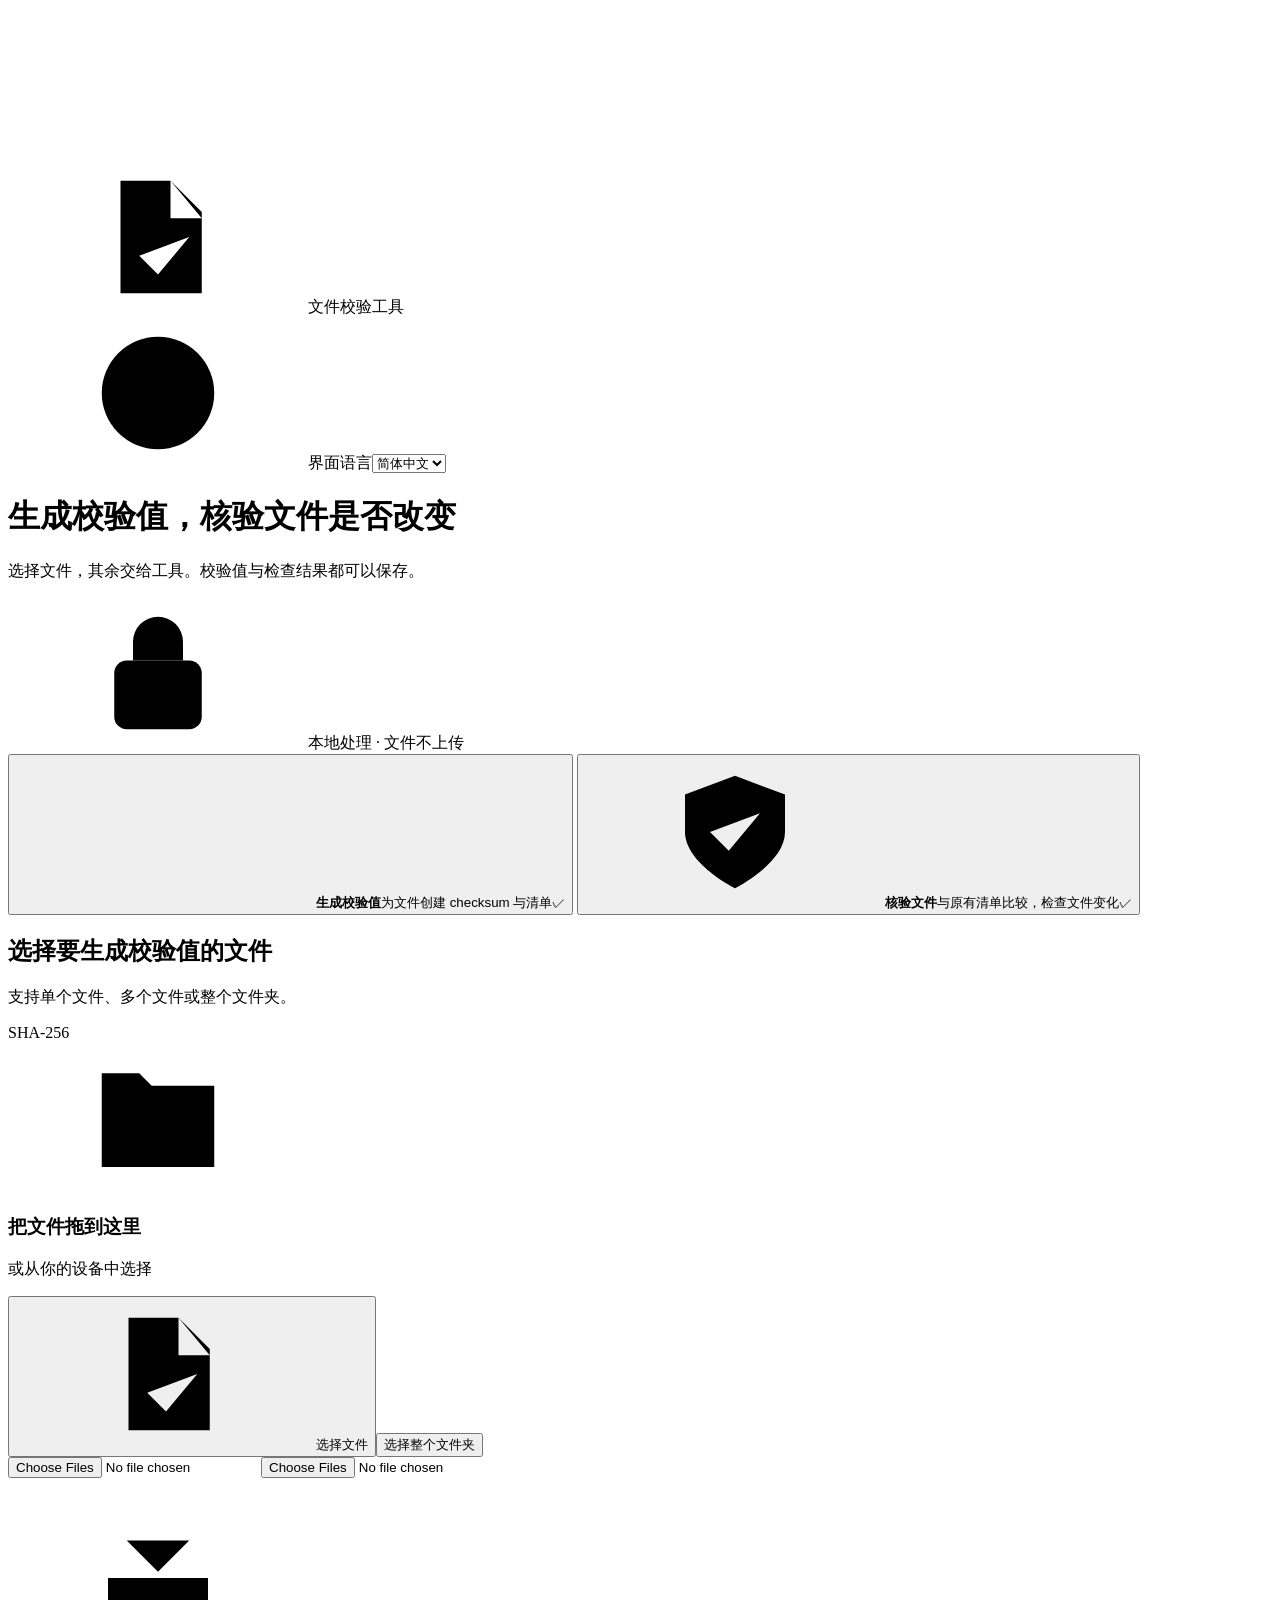
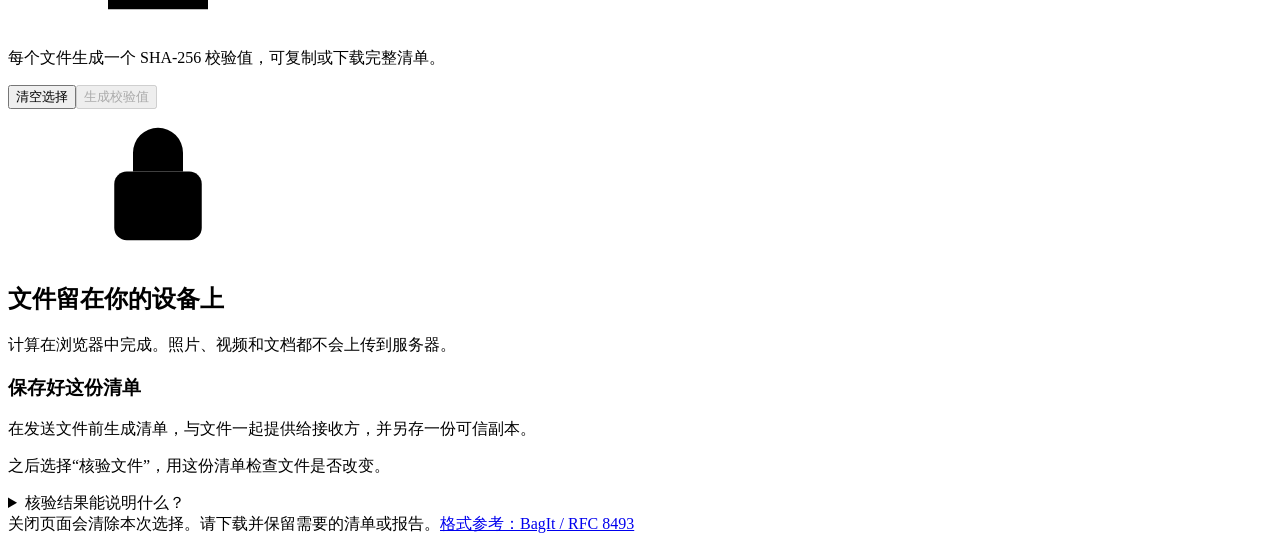
<file: page.html>
<!doctype html>
<html lang="zh-CN">
<head>
<meta charset="UTF-8"><meta name="viewport" content="width=device-width, initial-scale=1">
<title>文件校验工具 · File Checksum Tool</title>
<meta name="description" content="Generate file checksums, download checksum lists, and verify received files. English, Simplified Chinese and Traditional Chinese. Files stay on your device.">
<link rel="icon" type="image/svg+xml" href="data:image/svg+xml,%3Csvg xmlns='http://www.w3.org/2000/svg' viewBox='0 0 32 32'%3E%3Crect width='32' height='32' rx='9' fill='%233e49d8'/%3E%3Cpath d='M10 7h8l5 5v13H10zM18 7v6h5M13 19l3 3 5-6' fill='none' stroke='white' stroke-width='1.7' stroke-linejoin='round'/%3E%3C/svg%3E">
<!-- STYLE -->
</head>
<body>
<svg xmlns="http://www.w3.org/2000/svg" class="svg-definitions" aria-hidden="true"><symbol id="i-file" viewBox="0 0 24 24"><path d="M6 3h8l5 5v13H6zM14 3v6h5M9 15l3 3 5-6"/></symbol><symbol id="i-folder" viewBox="0 0 24 24"><path d="M3 7V5h6l2 2h10v13H3zM3 10h18"/></symbol><symbol id="i-lock" viewBox="0 0 24 24"><rect x="5" y="10" width="14" height="11" rx="2"/><path d="M8 10V7a4 4 0 018 0v3m-4 5v2"/></symbol><symbol id="i-generate" viewBox="0 0 24 24"><path d="M9 3L6 21M18 3l-3 18M3 9h18M2 15h18"/></symbol><symbol id="i-verify" viewBox="0 0 24 24"><path d="M12 3l8 3v6c0 5-8 9-8 9s-8-4-8-9V6zM8 12l3 3 5-6"/></symbol><symbol id="i-globe" viewBox="0 0 24 24"><circle cx="12" cy="12" r="9"/><path d="M3 12h18M12 3c5 5 5 13 0 18M12 3c-5 5-5 13 0 18"/></symbol><symbol id="i-info" viewBox="0 0 24 24"><circle cx="12" cy="12" r="9"/><path d="M12 11v6M12 7v1"/></symbol><symbol id="i-download" viewBox="0 0 24 24"><path d="M12 3v12M7 10l5 5 5-5M4 16v5h16v-5"/></symbol></svg>
<header class="topbar"><div class="top-inner"><div class="brand"><span class="mark"><svg class="icon"><use href="#i-file"/></svg></span><span data-i18n="brandTitle">文件校验工具</span></div><div class="language-control"><svg class="icon" aria-hidden="true"><use href="#i-globe"/></svg><label class="sr-only" for="lang" data-i18n="languageLabel">界面语言</label><select id="lang"><option value="en" lang="en">English</option><option value="zh" lang="zh-CN" selected>简体中文</option><option value="zh-Hant" lang="zh-Hant">繁體中文</option></select></div></div></header>
<main>
<div class="intro"><div><h1 data-i18n="title">生成校验值，核验文件是否改变</h1><p class="sub" data-i18n="subtitle">选择文件，其余交给工具。校验值与检查结果都可以保存。</p></div><div class="local"><svg class="icon" aria-hidden="true"><use href="#i-lock"/></svg><span data-i18n="local">本地处理 · 文件不上传</span></div></div>
<nav class="tabs" role="tablist" data-i18n-aria="workflowLabel" aria-label="操作选择">
<button class="tab" id="tab-create" role="tab" aria-selected="true" aria-controls="panel-create" data-mode="create"><span class="tab-icon"><svg class="icon" aria-hidden="true"><use href="#i-generate"/></svg></span><span class="tab-copy"><strong data-i18n="tabCreate">生成校验值</strong><span data-i18n="tabCreateHint">为文件创建 checksum 与清单</span></span><span class="tab-check" aria-hidden="true">✓</span></button>
<button class="tab" id="tab-verify" role="tab" aria-selected="false" tabindex="-1" aria-controls="panel-verify" data-mode="verify"><span class="tab-icon"><svg class="icon" aria-hidden="true"><use href="#i-verify"/></svg></span><span class="tab-copy"><strong data-i18n="tabVerify">核验文件</strong><span data-i18n="tabVerifyHint">与原有清单比较，检查文件变化</span></span><span class="tab-check" aria-hidden="true">✓</span></button>
</nav>
<div class="layout"><section class="workspace" data-i18n-aria="workspaceLabel" aria-label="文件校验工作区">
<div class="panel" role="tabpanel" id="panel-create" aria-labelledby="tab-create">
<div class="panel-heading"><div><h2 data-i18n="createTitle">选择要生成校验值的文件</h2><p class="section-desc" data-i18n="createDesc">支持单个文件、多个文件或整个文件夹。</p></div><span class="algorithm">SHA-256</span></div>
<div class="dropzone" id="create-drop"><span class="upload-icon"><svg class="icon" aria-hidden="true"><use href="#i-folder"/></svg></span><h3 data-i18n="dropTitle">把文件拖到这里</h3><p data-i18n="dropHint">或从你的设备中选择</p><div class="actions center"><button class="btn secondary" id="create-files"><svg class="icon" aria-hidden="true"><use href="#i-file"/></svg><span data-i18n="chooseFiles">选择文件</span></button><button class="btn subtle" id="create-folder" data-i18n="chooseFolder">选择整个文件夹</button></div></div>
<input id="create-folder-input" type="file" class="file-input" webkitdirectory multiple><input id="create-files-input" type="file" class="file-input" multiple><div class="selection" id="create-selection" aria-live="polite"></div>
<div class="output-summary"><svg class="icon" aria-hidden="true"><use href="#i-download"/></svg><p data-i18n="createHint">每个文件生成一个 SHA-256 校验值，可复制或下载完整清单。</p></div>
<div class="runbar"><button class="quiet" id="create-reset" data-i18n="reset">清空选择</button><button class="btn primary" id="create-button" disabled data-i18n="createButton">生成校验值</button></div>
</div>
<div class="panel" role="tabpanel" id="panel-verify" aria-labelledby="tab-verify" hidden>
<div class="panel-heading"><div><h2 data-i18n="verifyTitle">核验收到的文件</h2><p class="section-desc" data-i18n="verifyDesc">将现在的文件与发送前保存的校验清单比较。</p></div><span class="algorithm">SHA-256 / 512</span></div>
<div class="step"><span class="number">01</span><div class="step-content"><h3 data-i18n="manifestTitle">提供原有校验清单</h3><p class="hint" data-i18n="manifestHint">可选择多份 TXT 清单。若下一步选择完整保存包，将自动读取其中的清单。</p><button class="btn secondary" id="choose-manifests" data-i18n="chooseManifests">选择校验清单</button><input id="manifest-input" type="file" class="file-input" multiple accept=".txt,.sha256,.sha512"><div id="manifest-selection" class="selection" aria-live="polite"></div></div></div>
<div class="step"><span class="number">02</span><div class="step-content"><h3 data-i18n="filesTitle">选择待核验的文件</h3><div class="dropzone compact" id="verify-drop"><span class="upload-icon"><svg class="icon" aria-hidden="true"><use href="#i-folder"/></svg></span><div class="actions center"><button class="btn secondary" id="choose-folder" data-i18n="chooseFolder">选择整个文件夹</button><button class="btn subtle" id="choose-files" data-i18n="chooseFiles">选择文件</button></div><p data-i18n="verifyDropHint">也可以将单个文件拖到这里</p></div><input id="folder-input" class="file-input" type="file" webkitdirectory multiple><input id="files-input" class="file-input" type="file" multiple><div class="path-note"><svg class="icon" aria-hidden="true"><use href="#i-info"/></svg><p data-i18n="rootHint">核验完整保存包时，请选择包含 data 和 manifest 的最外层文件夹。逐个选择文件会丢失目录路径。ZIP 请先解压。</p></div><div id="files-selection" class="selection" aria-live="polite"></div></div></div>
<div class="runbar"><button class="quiet" id="verify-reset" data-i18n="reset">清空选择</button><button class="btn primary" id="verify-button" disabled data-i18n="verifyButton">开始核验</button></div>
<details class="support"><summary data-i18n="supportTitle">支持的格式与核验范围</summary><p data-i18n="supportDesc">支持 UTF-8 TXT、SHA-256 和 SHA-512，包括 BagIt 的 payload manifest 和 tag manifest。按完整相对路径匹配，区分大小写。本工具检查清单中记录的字节一致性，不判断整个 BagIt 包是否合规。</p></details>
</div>
<div id="feedback-wrap" hidden><div class="notice" id="error" role="alert" hidden></div><div class="progress" id="progress" hidden><div class="progress-line"><span class="progress-label" id="progress-label" role="status"></span><button class="quiet" id="cancel" data-i18n="cancel">取消</button></div><progress id="progress-bar" max="100" value="0"></progress></div><section class="result" id="result" aria-live="polite" hidden></section></div>
</section>
<aside class="side">
<div class="guide"><span class="aside-icon"><svg class="icon" aria-hidden="true"><use href="#i-lock"/></svg></span><h2 data-i18n="privacyTitle">文件留在你的设备上</h2><p data-i18n="privacyText">计算在浏览器中完成。照片、视频和文档都不会上传到服务器。</p></div>
<div class="aside-card" id="create-advice"><h3 data-i18n="createAdviceTitle">保存好这份清单</h3><p data-i18n="createNote">在发送文件前生成清单，与文件一起提供给接收方，并另存一份可信副本。</p><div class="aside-divider"></div><p class="small-note" data-i18n="createAdviceText">之后选择“核验文件”，用这份清单检查文件是否改变。</p></div>
<div class="aside-card" id="verify-advice" hidden><h3 data-i18n="legendTitle">校验结果怎么读</h3><div class="legend-item"><span class="legend-symbol match">✓</span><div><span data-i18n="match">内容一致</span><small data-i18n="matchDesc">与清单记录的校验值相同。</small></div></div><div class="legend-item"><span class="legend-symbol changed">≠</span><div><span data-i18n="changed">内容不同</span><small data-i18n="changedDesc">校验值不同，需与发送方核查。</small></div></div><div class="legend-item"><span class="legend-symbol missing">!</span><div><span data-i18n="missing">未找到文件</span><small data-i18n="missingDesc">可能未选中、被改名或缺失。</small></div></div><div class="legend-item"><span class="legend-symbol unlisted">?</span><div><span data-i18n="unlisted">清单未记录</span><small data-i18n="unlistedDesc">没有可用的原始值进行比较。</small></div></div></div>
<details class="limit-card"><summary data-i18n="limitTitle">核验结果能说明什么？</summary><p data-i18n="limitText">通过检查，是字节未变的有力证据；不能证明来源、描述或版权正确，也不能代替接收决定。结论以原有清单可信为前提。</p></details>
</aside></div>
<footer class="foot"><span data-i18n="footer">关闭页面会清除本次选择。请下载并保留需要的清单或报告。</span><a href="https://www.rfc-editor.org/rfc/rfc8493.html" target="_blank" rel="noopener" data-i18n="referenceLabel">格式参考：BagIt / RFC 8493</a></footer>
</main>
<!-- HASH_BUNDLE -->
<!-- CORE -->
<!-- TRANSLATIONS -->
<!-- APP -->
</body></html>
</file>
